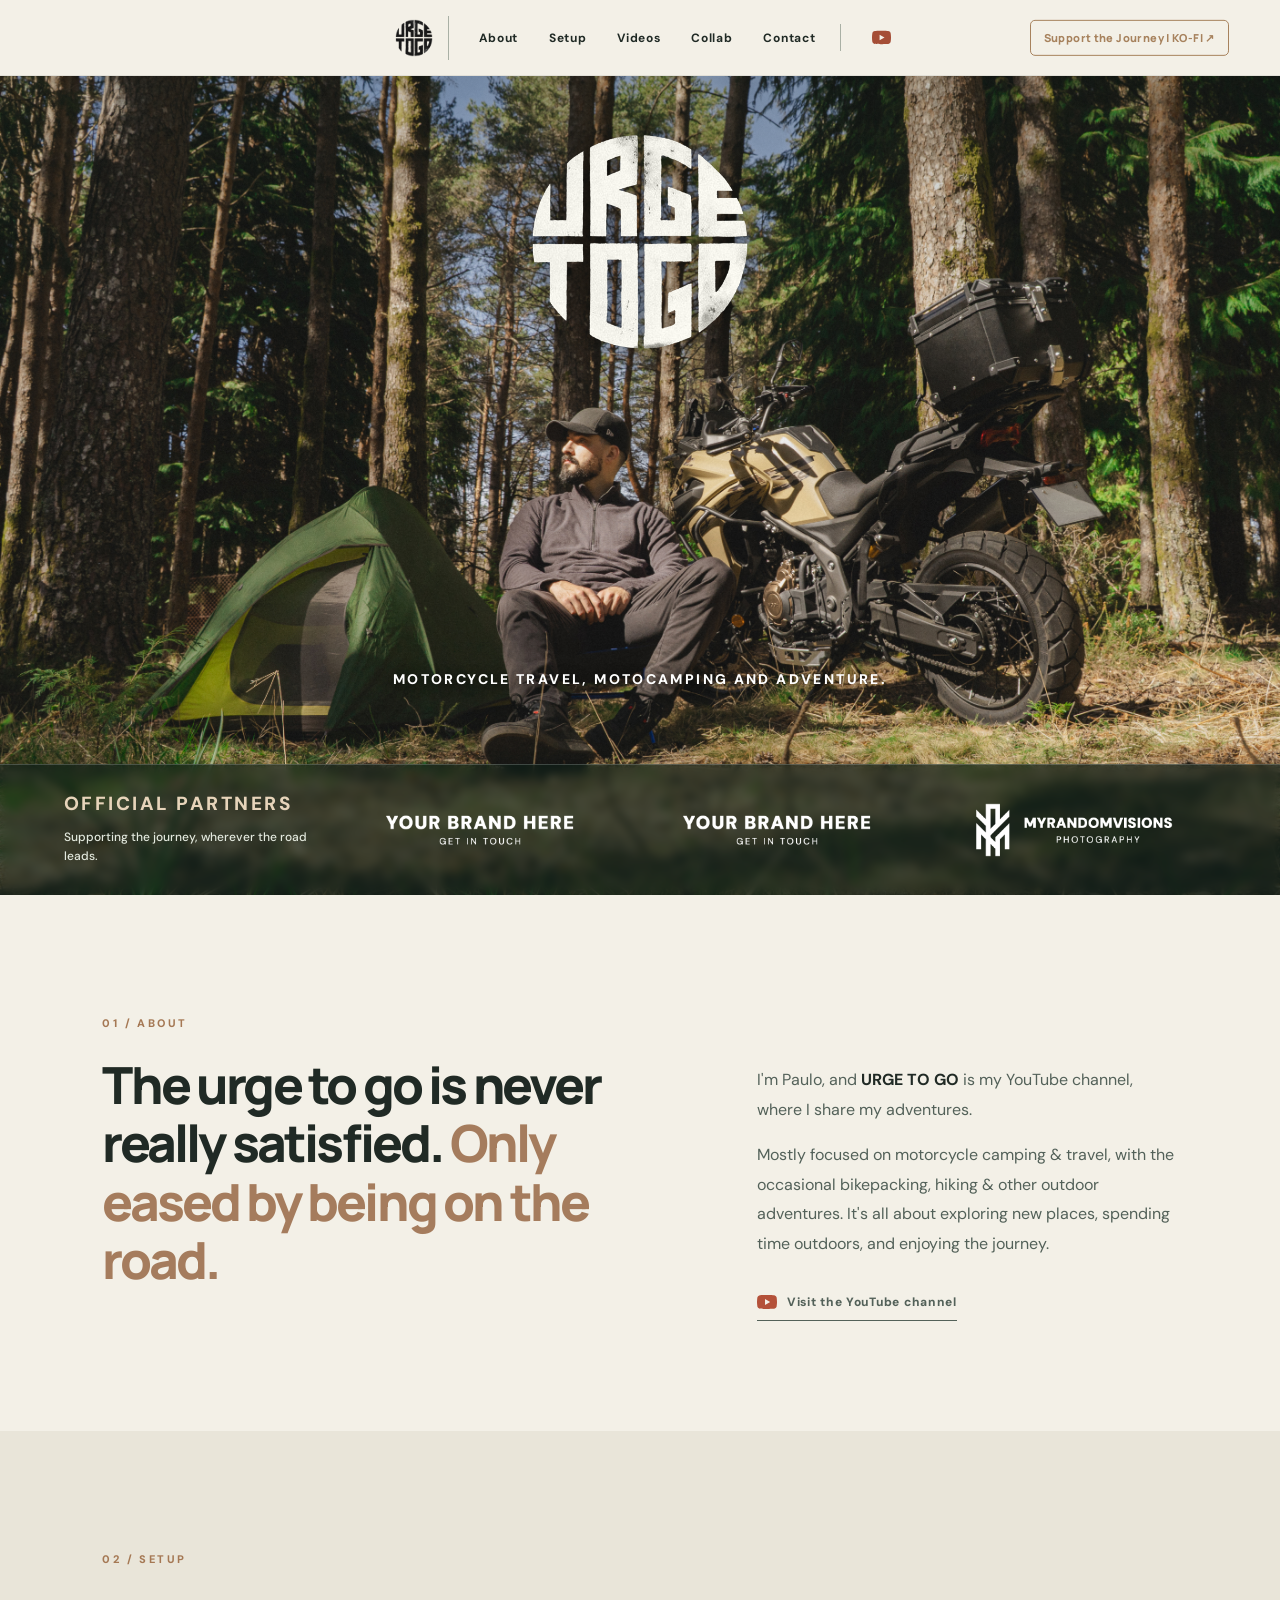
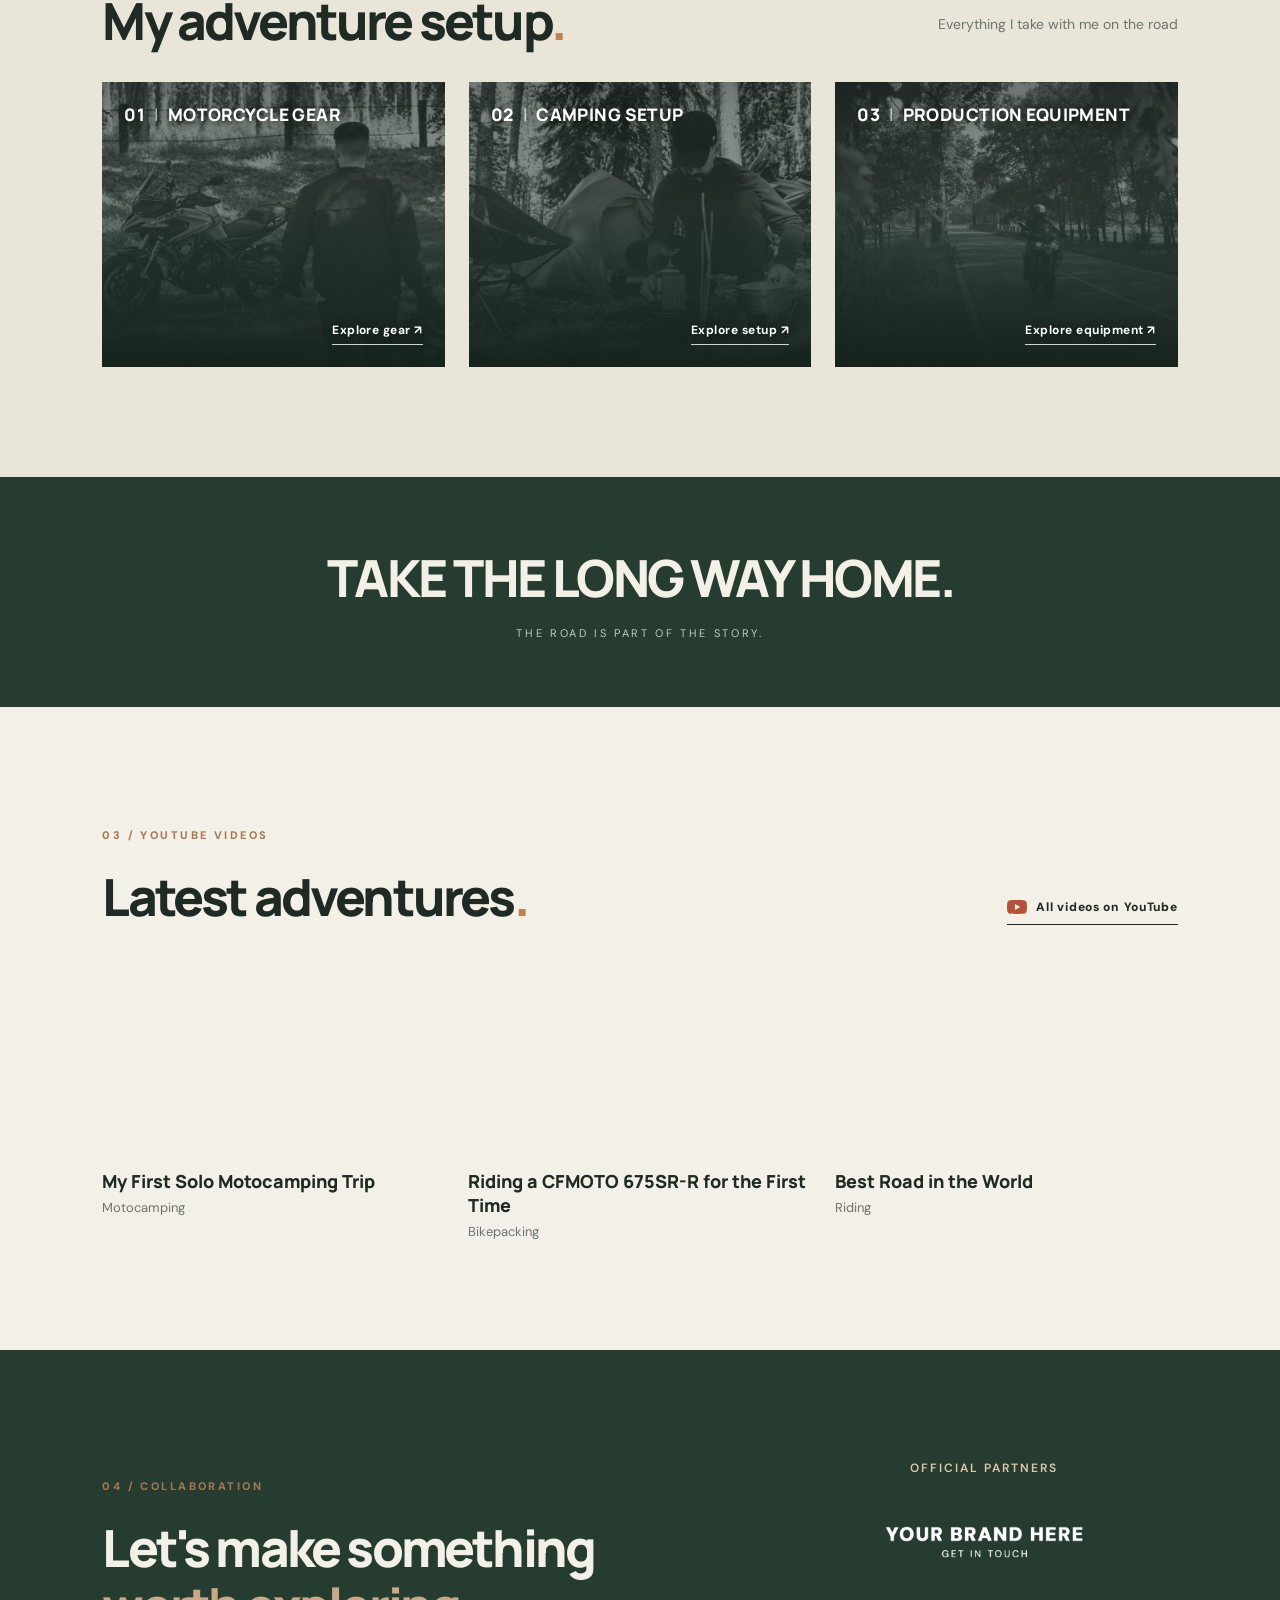
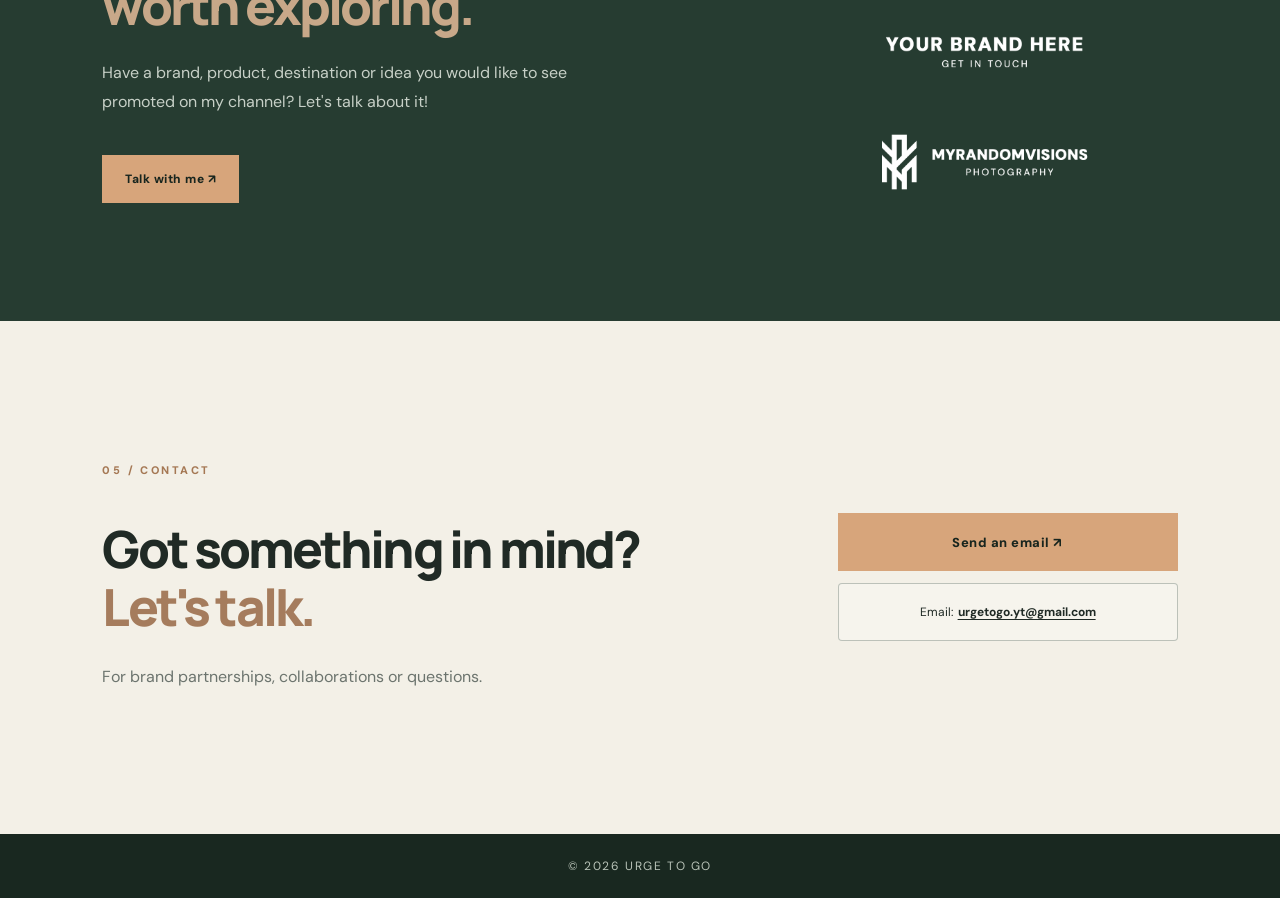
<file: index.html>
<!doctype html>
<html lang="en">
  <head><meta charset="utf-8"><meta name="viewport" content="width=device-width,initial-scale=1"><meta name="description" content="URGE TO GO — Motorcycle travel, motocamping, and adventure."><title>URGE TO GO | Motorcycle Travel, Camping, Hiking & Other Outdoor Adventures</title><link rel="icon" type="image/jpeg" href="images/favicon.jpg"><link rel="stylesheet" href="style.css"><style>
/* Keep the contact section comfortably in view when navigating to #contact. */
#contact { scroll-margin-top: 85px; padding-top: 155px; padding-bottom: 155px; }
/* Redistribute spacing inside Contact without changing section height. */
#contact .contact-copy > .eyebrow { transform: translateY(-24px); }
#contact .contact-copy > h2 + p { transform: translateY(12px); }
</style>
  </head>

  <body id="top">
    <header class="nav">
      <div class="nav-inner"><a class="wordmark" href="#top" aria-label="URGE TO GO home"><img src="images/header-logo.png" alt="URGE TO GO"></a>
        <nav aria-label="Main navigation"><a href="#about">About</a><a href="#gear">Setup</a><a href="#videos">Videos</a><a href="#collaborate">Collab</a><a href="#contact">Contact</a>
          
<a class="nav-youtube" href="https://www.youtube.com/@urgetogo" target="_blank" rel="noopener noreferrer" aria-label="YouTube" title="YouTube channel">
  <!-- YouTube icon -->
  <svg class="youtube-icon" viewBox="0 0 24 24" aria-hidden="true">
    <path fill="currentColor" d="M23.5 6.2a3 3 0 0 0-2.1-2.1C19.5 3.6 12 3.6 12 3.6s-7.5 0-9.4.5A3 3 0 0 0 .5 6.2 31.4 31.4 0 0 0 0 12a31.4 31.4 0 0 0 .5 5.8 3 3 0 0 0 2.1 2.1c1.9.5 9.4.5 9.4.5s7.5 0 9.4-.5a3 3 0 0 0 2.1-2.1A31.4 31.4 0 0 0 24 12a31.4 31.4 0 0 0-.5-5.8ZM9.6 15.6V8.4l6.2 3.6-6.2 3.6Z"/>
  </svg>
</a>
        <a class="mobile-kofi" href="https://ko-fi.com/urgetogo" target="_blank" rel="noopener noreferrer">Support the Journey | KO-FI ↗</a>
</nav>
<a class="header-kofi" href="https://ko-fi.com/urgetogo" target="_blank" rel="noopener noreferrer">Support the Journey | KO-FI ↗</a>
<button class="menu" aria-label="Toggle navigation" aria-expanded="false">☰</button>
      </div>
    </header>

    <main>
      <section class="hero" aria-label="URGE TO GO motocamping adventure">
        <div class="hero-shade">
        </div>
        <div class="hero-content">
          <div class="logo-frame"><img src="images/logo.png" alt="URGE TO GO" onerror="this.style.display='none';this.nextElementSibling.style.display='block'"><h1 style="display:none">URGE TO GO</h1>
          </div>
        </div>
<p class="hero-tagline">MOTORCYCLE TRAVEL, MOTOCAMPING AND ADVENTURE.</p>
        <div class="hero-partners" aria-labelledby="partners-title">
          <div class="partners-heading"><p class="eyebrow" id="partners-title">OFFICIAL PARTNERS</p><p>Supporting the journey, wherever the road leads.</p>
          </div>
          <div class="partner-grid"><a class="partner-slot" data-partner="1" href="#contact" aria-label="Partner opportunity one — contact URGE TO GO"><img class="shared-partner-logo" src="images/partner-1.png" alt="Partner 1 — Your brand here"></a><a class="partner-slot" data-partner="2" href="#contact" aria-label="Partner opportunity two — contact URGE TO GO"><img class="shared-partner-logo" src="images/partner-2.png" alt="Partner 2 — Your brand here"></a><a class="partner-slot" data-partner="3" href="https://instagram.com/myrandomviisions" aria-label="Myrandomvisions Photography on Instagram"><img class="shared-partner-logo" src="images/partner-3.png" alt="Myrandomvisions Photography logo"></a>
          </div>
        </div>
      </section>

      <section class="intro section" id="about">
        <div><p class="eyebrow">01 / ABOUT</p><h2>The urge to go is never really satisfied. <em class="about-second-line">Only eased by being on the road.</em></h2>
        </div>
        <div class="intro-copy"><p>I'm Paulo, and <strong>URGE TO GO</strong> is my YouTube channel, where I share my adventures.</p><p>Mostly focused on motorcycle camping & travel, with the occasional bikepacking, hiking & other outdoor adventures. It's all about exploring new places, spending time outdoors, and enjoying the journey.</p><a class="text-link youtube-text-link" href="https://www.youtube.com/@urgetogo" target="_blank" rel="noopener"><svg class="youtube-icon" viewBox="0 0 24 24" aria-hidden="true" focusable="false"><path fill="currentColor" d="M23.5 6.2a3 3 0 0 0-2.1-2.1C19.5 3.6 12 3.6 12 3.6s-7.5 0-9.4.5A3 3 0 0 0 .5 6.2 31.4 31.4 0 0 0 0 12a31.4 31.4 0 0 0 .5 5.8 3 3 0 0 0 2.1 2.1c1.9.5 9.4.5 9.4.5s7.5 0 9.4-.5a3 3 0 0 0 2.1-2.1A31.4 31.4 0 0 0 24 12a31.4 31.4 0 0 0-.5-5.8ZM9.6 15.6V8.4l6.2 3.6-6.2 3.6Z"/></svg><span>Visit the YouTube channel</span></a>
        </div>
      </section>

      <section class="gear section" id="gear">
        <div class="section-heading">
          <div><p class="eyebrow">02 / SETUP</p><h2>My adventure setup<span class="dot">.</span></h2>
          </div>
<p class="heading-note">Everything I take with me on the road</p>
        </div>
        <div class="gear-grid"><a class="gear-card" href="motorcycle.html">
          <div class="gear-image gear-one"><div class="gear-overlay"><span class="gear-overlay-heading"><span class="gear-overlay-number">01</span><span class="gear-overlay-divider">|</span><span>MOTORCYCLE GEAR</span></span><span class="gear-overlay-cta">Explore gear ↗</span></div></div>
</a><a class="gear-card" href="camping.html">
          <div class="gear-image gear-two"><div class="gear-overlay"><span class="gear-overlay-heading"><span class="gear-overlay-number">02</span><span class="gear-overlay-divider">|</span><span>CAMPING SETUP</span></span><span class="gear-overlay-cta">Explore setup ↗</span></div></div>
</a><a class="gear-card" href="equipment.html">
          <div class="gear-image gear-three"><div class="gear-overlay"><span class="gear-overlay-heading"><span class="gear-overlay-number">03</span><span class="gear-overlay-divider">|</span><span>PRODUCTION EQUIPMENT</span></span><span class="gear-overlay-cta">Explore equipment ↗</span></div></div>
</a>
        </div>
      </section>

      <section class="quote"><p>TAKE THE LONG WAY HOME.</p><span>THE ROAD IS PART OF THE STORY.</span>
      </section>

      <section class="videos section" id="videos">
        <div class="section-heading">
          <div><p class="eyebrow">03 / YOUTUBE VIDEOS</p><h2>Latest adventures<span class="dot">.</span></h2>
          </div>
<a class="text-link" href="https://www.youtube.com/@urgetogo/videos" target="_blank" rel="noopener"><svg class="youtube-icon" viewBox="0 0 24 24" aria-hidden="true" focusable="false"><path fill="currentColor" d="M23.5 6.2a3 3 0 0 0-2.1-2.1C19.5 3.6 12 3.6 12 3.6s-7.5 0-9.4.5A3 3 0 0 0 .5 6.2 31.4 31.4 0 0 0 0 12a31.4 31.4 0 0 0 .5 5.8 3 3 0 0 0 2.1 2.1c1.9.5 9.4.5 9.4.5s7.5 0 9.4-.5a3 3 0 0 0 2.1-2.1A31.4 31.4 0 0 0 24 12a31.4 31.4 0 0 0-.5-5.8ZM9.6 15.6V8.4l6.2 3.6-6.2 3.6Z"/></svg><span>All videos on YouTube</span></a>
        </div>
        <div class="video-grid">
          <article class="video-card">
            <div class="video-placeholder" data-video="1"><span>▶</span><small>Loading video...</small>
            </div>
<h3>My First Solo Motocamping Trip</h3><p>Motocamping</p>
          </article>
          <article class="video-card">
            <div class="video-placeholder" data-video="2"><span>▶</span><small>Loading video...</small>
            </div>
<h3>Riding a CFMOTO 675SR-R for the First Time</h3><p>Bikepacking</p>
          </article>
          <article class="video-card">
            <div class="video-placeholder" data-video="3"><span>▶</span><small>Loading video...</small>
            </div>
<h3>Best Road in the World</h3><p>Riding</p>
          </article>
        </div>
      </section>

      <section class="collaborate section" id="collaborate">
        <div class="collab-text"><p class="eyebrow">04 / COLLABORATION</p><h2>Let's make something<br><em>worth exploring.</em></h2><p>Have a brand, product, destination or idea you would like to see promoted on my channel? Let's talk about it!</p><a class="button button-light" href="#contact">Talk with me ↗</a>
        </div>
        <div class="collab-partners" aria-label="Partner opportunities"><h3 class="collab-partners-title">OFFICIAL PARTNERS</h3><a class="collab-partner-slot" data-partner="1" href="#contact" aria-label="Partner opportunity 1 — contact URGE TO GO"><img class="shared-partner-logo" src="images/partner-1.png" alt="Partner 1 — Your brand here"></a><a class="collab-partner-slot" data-partner="2" href="#contact" aria-label="Partner opportunity 2 — contact URGE TO GO"><img class="shared-partner-logo" src="images/partner-2.png" alt="Partner 2 — Your brand here"></a><a class="collab-partner-slot" data-partner="3" href="https://instagram.com/myrandomviisions" aria-label="Myrandomvisions Photography on Instagram"><img class="shared-partner-logo" src="images/partner-3.png" alt="Myrandomvisions Photography logo"></a>
        </div>
      </section>

      <section class="contact section" id="contact">
        <div class="contact-inner">
          <div class="contact-copy"><p class="eyebrow">05 / CONTACT</p><h2>Got something in mind? <em>Let's talk.</em></h2><p>For brand partnerships, collaborations or questions.</p>
          </div>
          <div class="contact-action"><a class="button" id="contact-email" href="mailto:urgetogo.yt@gmail.com?subject=URGE%20TO%20GO%20Inquiry">Send an email ↗</a><p class="contact-hint">Email: <a href="mailto:urgetogo.yt@gmail.com">urgetogo.yt@gmail.com</a></p>
          </div>
        </div>
      </section>
    </main>

    <footer class="site-footer">
  <span class="footer-copyright">
    © 2026 URGE TO GO
  </span>


    </footer>
<a href="#top" class="back-top" aria-label="Back to top">↑</a>
    <script>
/* Partner URLs: edit each link here once to update both partner sections. */
const partnerLinks = {
  1: "#contact",
  2: "#contact",
  3: "https://instagram.com/myrandomvisions"
};
document.querySelectorAll('[data-partner]').forEach(function (box) {
  const url = partnerLinks[box.dataset.partner];
  if (!url) return;
  box.href = url;
  if (/^https?:\/\//i.test(url)) {
    box.target = "_blank";
    box.rel = "noopener noreferrer";
  } else {
    box.removeAttribute("target");
    box.removeAttribute("rel");
  }
});
</script>
    <script src="script.js">
    </script>
  </body>
</html>
</file>
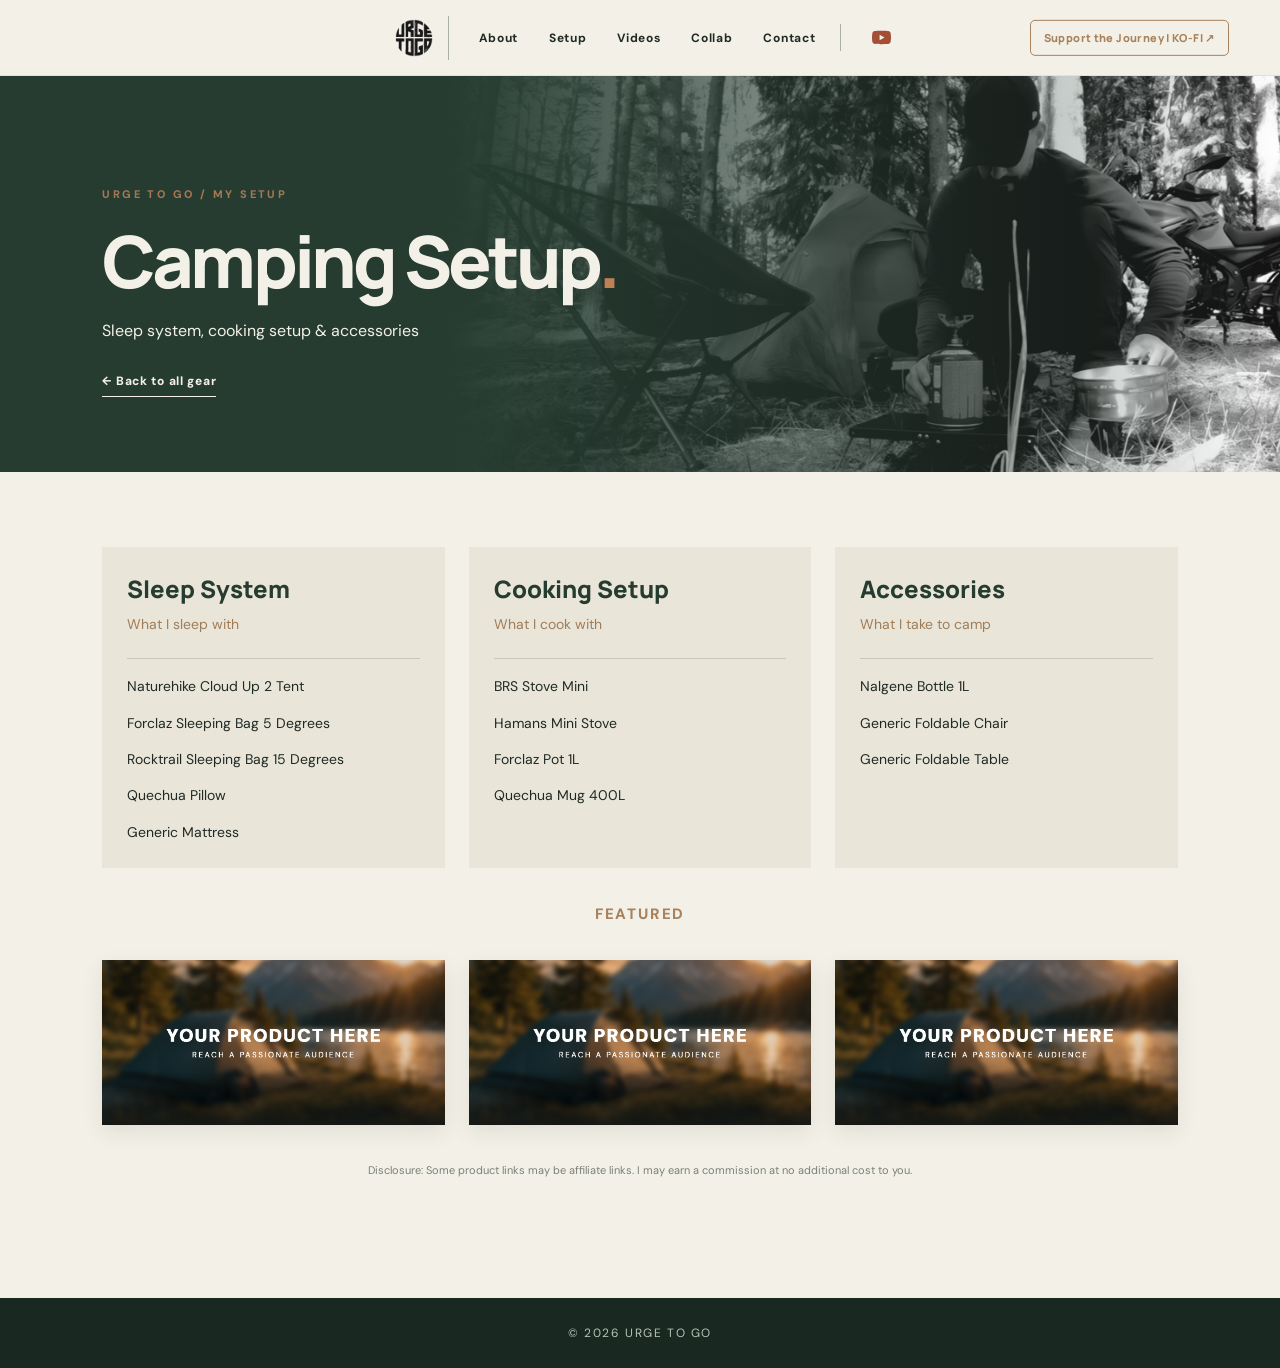
<file: camping.html>
<!DOCTYPE html>
<html lang="en">
<head>
<meta charset="utf-8"/>
<meta content="width=device-width,initial-scale=1" name="viewport"/>
<meta content="URGE TO GO — Camping Setup setup and recommendations." name="description"/>
<title>Camping Setup | URGE TO GO</title>
<link href="images/favicon.jpg" rel="icon" type="image/jpeg"/>
<link href="style.css" rel="stylesheet"/>
</head>
<body id="top">
<header class="nav">
      <div class="nav-inner"><a class="wordmark" href="#top" aria-label="URGE TO GO home"><img src="images/header-logo.png" alt="URGE TO GO"></a>
        <nav aria-label="Main navigation"><a href="#about">About</a><a href="#gear">Setup</a><a href="#videos">Videos</a><a href="#collaborate">Collab</a><a href="#contact">Contact</a>
          
<a class="nav-youtube" href="https://www.youtube.com/@urgetogo" target="_blank" rel="noopener noreferrer" aria-label="YouTube" title="YouTube channel">
  <!-- YouTube icon -->
  <svg class="youtube-icon" viewBox="0 0 24 24" aria-hidden="true">
    <path fill="currentColor" d="M23.5 6.2a3 3 0 0 0-2.1-2.1C19.5 3.6 12 3.6 12 3.6s-7.5 0-9.4.5A3 3 0 0 0 .5 6.2 31.4 31.4 0 0 0 0 12a31.4 31.4 0 0 0 .5 5.8 3 3 0 0 0 2.1 2.1c1.9.5 9.4.5 9.4.5s7.5 0 9.4-.5a3 3 0 0 0 2.1-2.1A31.4 31.4 0 0 0 24 12a31.4 31.4 0 0 0-.5-5.8ZM9.6 15.6V8.4l6.2 3.6-6.2 3.6Z"/>
  </svg>
</a>
        <a class="mobile-kofi" href="https://ko-fi.com/urgetogo" target="_blank" rel="noopener noreferrer">Support the Journey | KO-FI ↗</a>
</nav>
<a class="header-kofi" href="https://ko-fi.com/urgetogo" target="_blank" rel="noopener noreferrer">Support the Journey | KO-FI ↗</a>
<button class="menu" aria-label="Toggle navigation" aria-expanded="false">☰</button>
      </div>
    </header>
<main>
<section class="gear-page-hero gear-page-hero--camping">
<p class="eyebrow">URGE TO GO / MY SETUP</p>
<h1>Camping Setup<span class="dot">.</span>
</h1>
<p>Sleep system, cooking setup &amp; accessories</p>
<a class="text-link" href="index.html#gear">← Back to all gear</a>
</section>
<section class="gear-page">
<div class="product-grid setup-product-grid">
<article class="product-card setup-category">
<h2>Sleep System</h2>
<p class="setup-category-subtitle">What I sleep with</p>
<ul class="setup-product-list">
<li>Naturehike Cloud Up 2 Tent</li><li>Forclaz Sleeping Bag 5 Degrees</li><li>Rocktrail Sleeping Bag 15 Degrees</li><li>Quechua Pillow</li><li>Generic Mattress</li>
</ul>
</article>
<article class="product-card setup-category">
<h2>Cooking Setup</h2>
<p class="setup-category-subtitle">What I cook with</p>
<ul class="setup-product-list">
<li>BRS Stove Mini</li><li>Hamans Mini Stove</li><li>Forclaz Pot 1L</li><li>Quechua Mug 400L</li>
</ul>
</article>
<article class="product-card setup-category">
<h2>Accessories</h2>
<p class="setup-category-subtitle">What I take to camp</p>
<ul class="setup-product-list">
<li>Nalgene Bottle 1L</li><li>Generic Foldable Chair</li><li>Generic Foldable Table</li>
</ul>
</article>
</div>
<h2 class="setup-featured-title">FEATURED</h2>
<div aria-label="Product sponsorship opportunities" class="setup-sponsors">
<a aria-label="Featured product 1 — contact URGE TO GO" class="setup-sponsor-slot" href="index.html#contact">
<img class="setup-sponsor-image" src="images/camping-featured-1.png" alt="Featured Product 1">
</a>
<a aria-label="Featured product 2 — contact URGE TO GO" class="setup-sponsor-slot" href="index.html#contact">
<img class="setup-sponsor-image" src="images/camping-featured-2.png" alt="Featured Product 2">
</a>
<a aria-label="Featured product 3 — contact URGE TO GO" class="setup-sponsor-slot" href="index.html#contact">
<img class="setup-sponsor-image" src="images/camping-featured-3.png" alt="Featured Product 3">
</a>
</div>
<p class="affiliate-note">Disclosure: Some product links may be affiliate links. I may earn a commission at no additional cost to you.</p>
</section>
</main>
<footer>
<span>© <span id="year">
</span> URGE TO GO</span>
</footer>
<a aria-label="Back to top" class="back-top" href="#top">↑</a>
<script src="script.js">
</script>
</body>
</html>
</file>
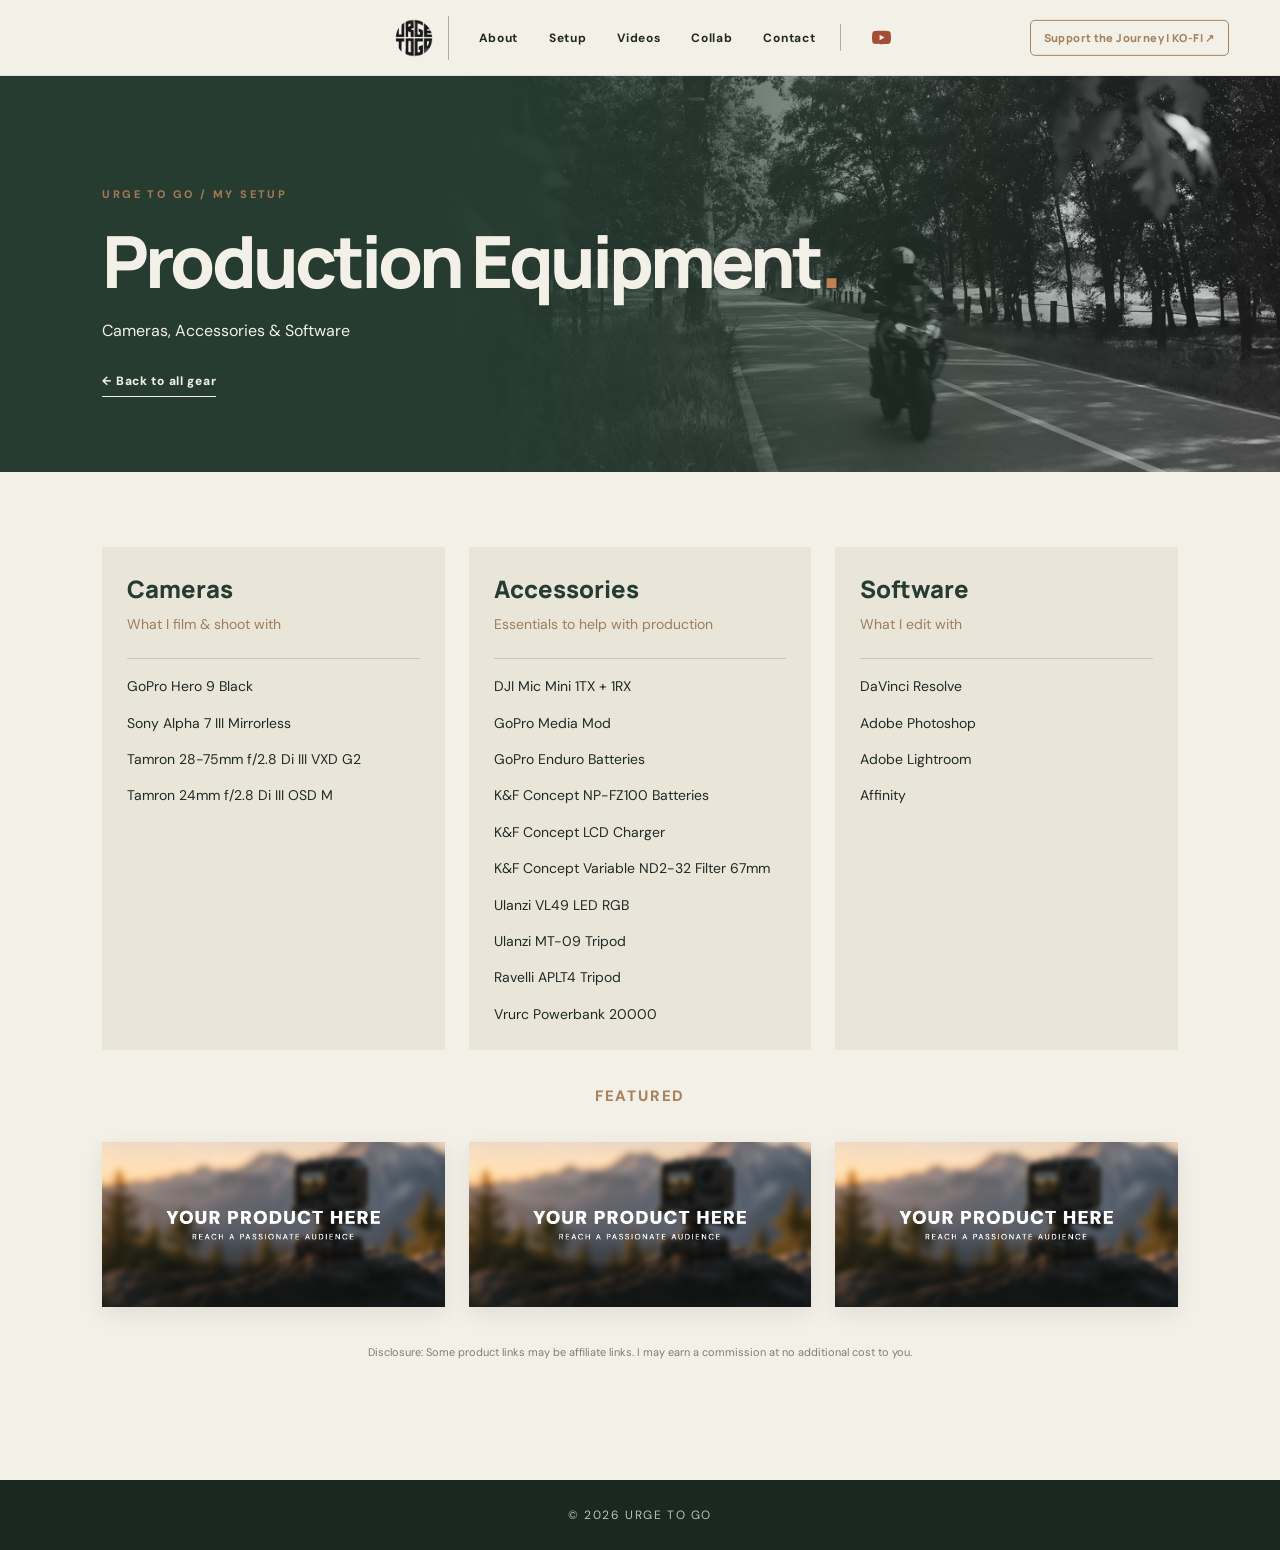
<file: equipment.html>
<!DOCTYPE html>
<html lang="en">
<head>
<meta charset="utf-8"/>
<meta content="width=device-width,initial-scale=1" name="viewport"/>
<meta content="URGE TO GO — Production Equipment setup and recommendations." name="description"/>
<title>Production Equipment | URGE TO GO</title>
<link href="images/favicon.jpg" rel="icon" type="image/jpeg"/>
<link href="style.css" rel="stylesheet"/>
</head>
<body id="top">
<header class="nav">
      <div class="nav-inner"><a class="wordmark" href="#top" aria-label="URGE TO GO home"><img src="images/header-logo.png" alt="URGE TO GO"></a>
        <nav aria-label="Main navigation"><a href="#about">About</a><a href="#gear">Setup</a><a href="#videos">Videos</a><a href="#collaborate">Collab</a><a href="#contact">Contact</a>
          
<a class="nav-youtube" href="https://www.youtube.com/@urgetogo" target="_blank" rel="noopener noreferrer" aria-label="YouTube" title="YouTube channel">
  <!-- YouTube icon -->
  <svg class="youtube-icon" viewBox="0 0 24 24" aria-hidden="true">
    <path fill="currentColor" d="M23.5 6.2a3 3 0 0 0-2.1-2.1C19.5 3.6 12 3.6 12 3.6s-7.5 0-9.4.5A3 3 0 0 0 .5 6.2 31.4 31.4 0 0 0 0 12a31.4 31.4 0 0 0 .5 5.8 3 3 0 0 0 2.1 2.1c1.9.5 9.4.5 9.4.5s7.5 0 9.4-.5a3 3 0 0 0 2.1-2.1A31.4 31.4 0 0 0 24 12a31.4 31.4 0 0 0-.5-5.8ZM9.6 15.6V8.4l6.2 3.6-6.2 3.6Z"/>
  </svg>
</a>
        <a class="mobile-kofi" href="https://ko-fi.com/urgetogo" target="_blank" rel="noopener noreferrer">Support the Journey | KO-FI ↗</a>
</nav>
<a class="header-kofi" href="https://ko-fi.com/urgetogo" target="_blank" rel="noopener noreferrer">Support the Journey | KO-FI ↗</a>
<button class="menu" aria-label="Toggle navigation" aria-expanded="false">☰</button>
      </div>
    </header>
<main>
<section class="gear-page-hero gear-page-hero--filming">
<p class="eyebrow">URGE TO GO / MY SETUP</p>
<h1>Production Equipment<span class="dot">.</span>
</h1>
<p>Cameras, Accessories &amp; Software</p>
<a class="text-link" href="index.html#gear">← Back to all gear</a>
</section>
<section class="gear-page">
<div class="product-grid setup-product-grid">
<article class="product-card setup-category">
<h2>Cameras</h2>
<p class="setup-category-subtitle">What I film & shoot with</p>
<ul class="setup-product-list">
<li>GoPro Hero 9 Black</li><li>Sony Alpha 7 III Mirrorless</li><li>Tamron 28-75mm f/2.8 Di III VXD G2</li><li>Tamron 24mm f/2.8 Di III OSD M</li>
</ul>
</article>
<article class="product-card setup-category">
<h2>Accessories</h2>
<p class="setup-category-subtitle">Essentials to help with production</p>
<ul class="setup-product-list">
<li>DJI Mic Mini 1TX + 1RX</li><li>GoPro Media Mod</li><li>GoPro Enduro Batteries</li><li>K&F Concept NP-FZ100 Batteries</li><li>K&F Concept LCD Charger</li><li>K&F Concept Variable ND2-32 Filter 67mm</li><li>Ulanzi VL49 LED RGB</li><li>Ulanzi MT-09 Tripod</li><li>Ravelli APLT4 Tripod</li><li>Vrurc Powerbank 20000</li>
</ul>
</article>
<article class="product-card setup-category">
<h2>Software</h2>
<p class="setup-category-subtitle">What I edit with</p>
<ul class="setup-product-list">
<li>DaVinci Resolve</li><li>Adobe Photoshop</li><li>Adobe Lightroom</li><li>Affinity</li>
</ul>
</article>
</div>
<h2 class="setup-featured-title">FEATURED</h2>
<div aria-label="Product sponsorship opportunities" class="setup-sponsors">
<a aria-label="Featured product 1 — contact URGE TO GO" class="setup-sponsor-slot" href="index.html#contact">
<img class="setup-sponsor-image" src="images/filming-featured-1.png" alt="Featured Product 1">
</a>
<a aria-label="Featured product 2 — contact URGE TO GO" class="setup-sponsor-slot" href="index.html#contact">
<img class="setup-sponsor-image" src="images/filming-featured-2.png" alt="Featured Product 2">
</a>
<a aria-label="Featured product 3 — contact URGE TO GO" class="setup-sponsor-slot" href="index.html#contact">
<img class="setup-sponsor-image" src="images/filming-featured-3.png" alt="Featured Product 3">
</a>
</div>
<p class="affiliate-note">Disclosure: Some product links may be affiliate links. I may earn a commission at no additional cost to you.</p>
</section>
</main>
<footer>
<span>© <span id="year">
</span> URGE TO GO</span>
</footer>
<a aria-label="Back to top" class="back-top" href="#top">↑</a>
<script src="script.js">
</script>
</body>
</html>
</file>
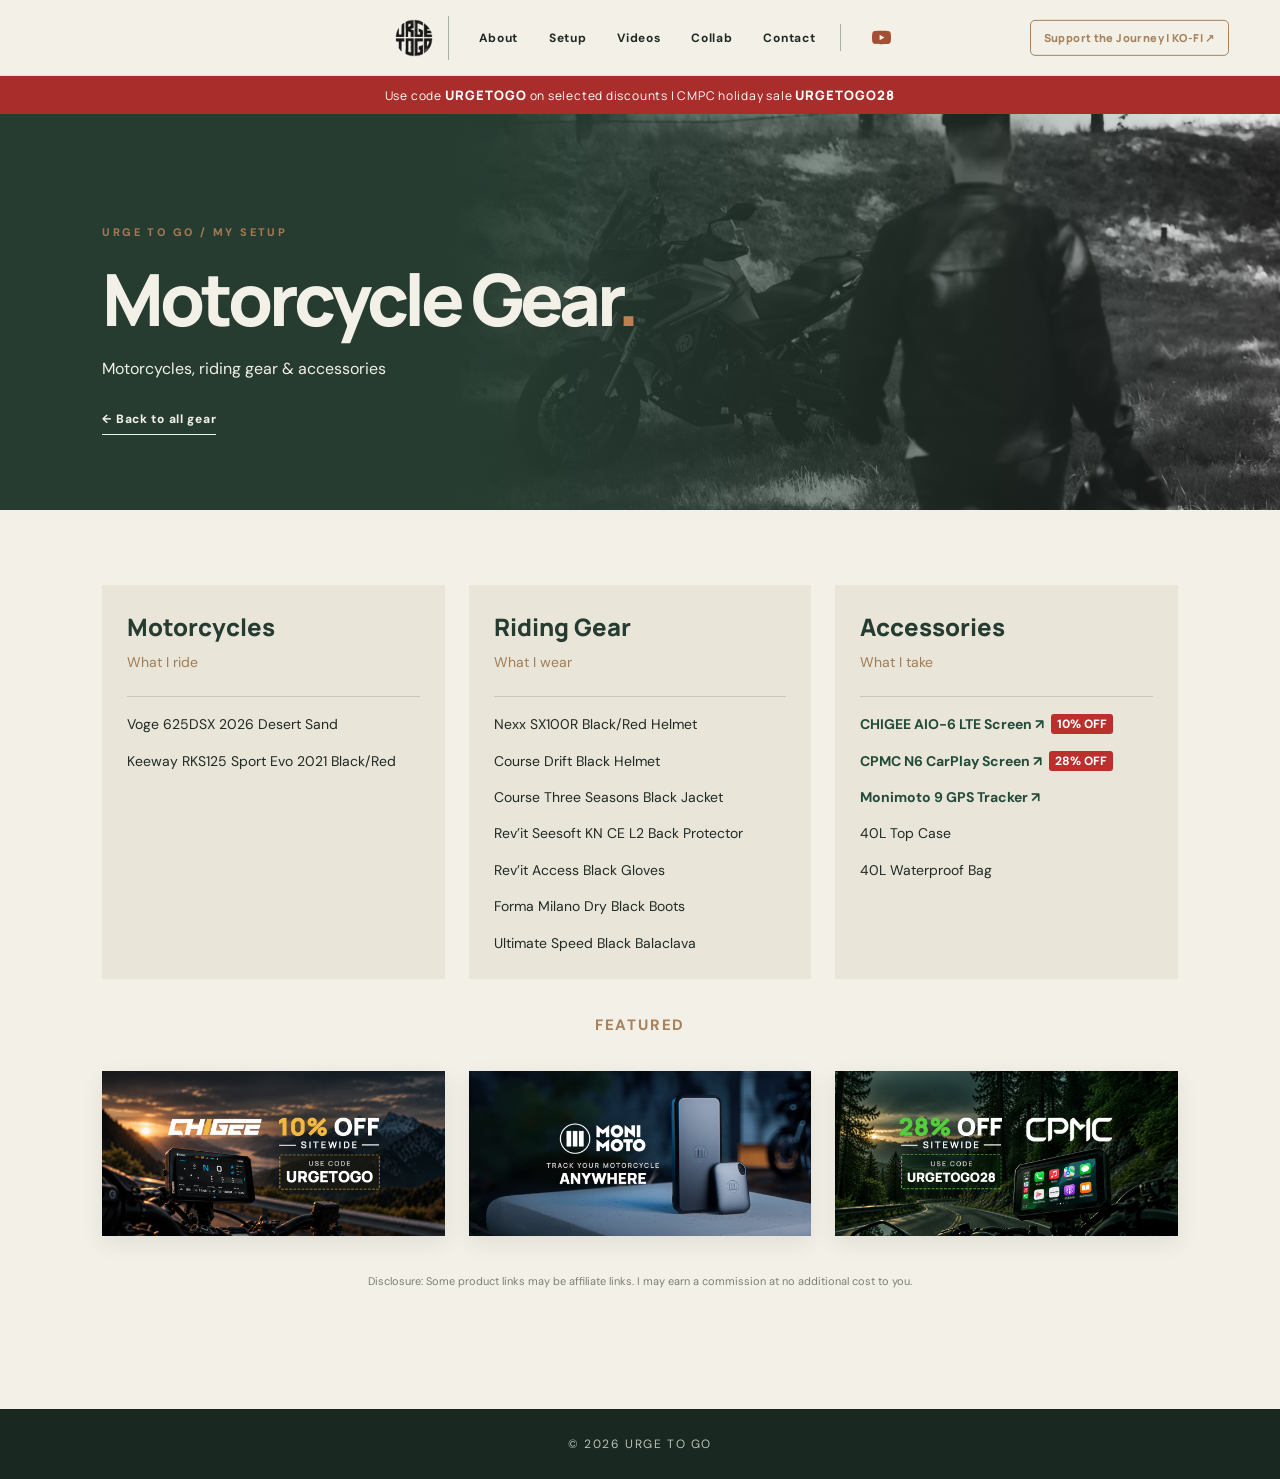
<file: motorcycle.html>
<!DOCTYPE html>
<html lang="en">
<head>
<meta charset="utf-8"/>
<meta content="width=device-width,initial-scale=1" name="viewport"/>
<meta content="URGE TO GO — Motorcycle Gear setup and recommendations." name="description"/>
<title>Motorcycle Gear | URGE TO GO</title>
<link href="images/favicon.jpg" rel="icon" type="image/jpeg"/>
<link href="style.css" rel="stylesheet"/>
</head>
<body id="top">
<header class="nav">
      <div class="nav-inner"><a class="wordmark" href="#top" aria-label="URGE TO GO home"><img src="images/header-logo.png" alt="URGE TO GO"></a>
        <nav aria-label="Main navigation"><a href="#about">About</a><a href="#gear">Setup</a><a href="#videos">Videos</a><a href="#collaborate">Collab</a><a href="#contact">Contact</a>
          
<a class="nav-youtube" href="https://www.youtube.com/@urgetogo" target="_blank" rel="noopener noreferrer" aria-label="YouTube" title="YouTube channel">
  <!-- YouTube icon -->
  <svg class="youtube-icon" viewBox="0 0 24 24" aria-hidden="true">
    <path fill="currentColor" d="M23.5 6.2a3 3 0 0 0-2.1-2.1C19.5 3.6 12 3.6 12 3.6s-7.5 0-9.4.5A3 3 0 0 0 .5 6.2 31.4 31.4 0 0 0 0 12a31.4 31.4 0 0 0 .5 5.8 3 3 0 0 0 2.1 2.1c1.9.5 9.4.5 9.4.5s7.5 0 9.4-.5a3 3 0 0 0 2.1-2.1A31.4 31.4 0 0 0 24 12a31.4 31.4 0 0 0-.5-5.8ZM9.6 15.6V8.4l6.2 3.6-6.2 3.6Z"/>
  </svg>
</a>
        <a class="mobile-kofi" href="https://ko-fi.com/urgetogo" target="_blank" rel="noopener noreferrer">Support the Journey | KO-FI ↗</a>
</nav>
<a class="header-kofi" href="https://ko-fi.com/urgetogo" target="_blank" rel="noopener noreferrer">Support the Journey | KO-FI ↗</a>
<button class="menu" aria-label="Toggle navigation" aria-expanded="false">☰</button>
      </div>
    </header>
<div class="motorcycle-promo-bar">
  <span>
    Use code <strong>URGETOGO</strong> on selected discounts  |  CMPC holiday sale <strong>URGETOGO28</strong>
  </span>
</div>
<main>
<section class="gear-page-hero gear-page-hero--motorcycle">
<p class="eyebrow">URGE TO GO / MY SETUP</p>
<h1>Motorcycle Gear<span class="dot">.</span>
</h1>
<p>Motorcycles, riding gear &amp; accessories</p>
<a class="text-link" href="index.html#gear">← Back to all gear</a>
</section>
<section class="gear-page">
<div class="product-grid setup-product-grid">
<article class="product-card setup-category">
<h2>Motorcycles</h2>
<p class="setup-category-subtitle">What I ride</p>
<ul class="setup-product-list">
  <li>Voge 625DSX 2026 Desert Sand</li>
  <li>Keeway RKS125 Sport Evo 2021 Black/Red</li>
</ul>
</article>
<article class="product-card setup-category">
<h2>Riding Gear</h2>
<p class="setup-category-subtitle">What I wear</p>
<ul class="setup-product-list">
  <li>Nexx SX100R Black/Red Helmet</li>
  <li>Course Drift Black Helmet</li>
  <li>Course Three Seasons Black Jacket</li>
  <li>Rev’it Seesoft KN CE L2 Back Protector</li>
  <li>Rev’it Access Black Gloves</li>
  <li>Forma Milano Dry Black Boots</li>
  <li>Ultimate Speed Black Balaclava</li>
</ul>
</article>
<article class="product-card setup-category">
<h2>Accessories</h2>
<p class="setup-category-subtitle">What I take</p>
<ul class="setup-product-list">
  <li><a href="https://collabs.shop/5xrbhw" target="_blank" rel="noopener noreferrer">CHIGEE AIO-6 LTE Screen ↗</a> <span class="setup-discount-badge">10% OFF</span></li>
  <li><a href="https://carplaymotorcycle.com/products/cpmc-n6-n7-motorcycle-carplay-screen-with-plug-and-play-bracket?_pos=1&_psid=9c3b49109&_psq=n6&_ss=e&ref=URGETOGO&variant=48970024550635" target="_blank" rel="noopener noreferrer">CPMC N6 CarPlay Screen ↗</a> <span class="setup-discount-badge">28% OFF</span></li>
  <li><a href="https://monimoto.com/eu/gps-tracker-for-vehicles/ride/556/" target="_blank" rel="noopener noreferrer">Monimoto 9 GPS Tracker ↗</a></li>
  <li>40L Top Case</li>
  <li>40L Waterproof Bag</li>
</ul>
</article>
</div>
<h2 class="setup-featured-title">FEATURED</h2>
<div aria-label="Product sponsorship opportunities" class="setup-sponsors">
<a aria-label="Featured product 1" class="setup-sponsor-slot" href="https://www.chigee.com/URGETOGO">
<img class="setup-sponsor-image" src="images/motorcycle-featured-1.png" alt="Featured Product 1">
</a>
<a aria-label="Featured product 2" class="setup-sponsor-slot" href="https://monimoto.com/eu/ride/556/">
<img class="setup-sponsor-image" src="images/motorcycle-featured-2.png" alt="Featured Product 1">
</a>
<a aria-label="Featured product 3" class="setup-sponsor-slot" href="https://carplaymotorcycle.com/discount/URGETOGO28?ref=URGETOGO">
<img class="setup-sponsor-image" src="images/motorcycle-featured-3.png" alt="Featured Product 1">
</a>
</div>
<p class="affiliate-note">Disclosure: Some product links may be affiliate links. I may earn a commission at no additional cost to you.</p>
</section>
</main>
<footer>
<span>© <span id="year">
</span> URGE TO GO</span>
</footer>
<a aria-label="Back to top" class="back-top" href="#top">↑</a>
<script src="script.js">
</script>
</body>
</html>
</file>
<file: style.css>
@import url('https://fonts.googleapis.com/css2?family=DM+Sans:wght@400;500;600;700&family=Manrope:wght@400;500;600;700;800&display=swap');
:root {
  --ink:#202a25;
  --forest:#263d32;
  --cream:#f3f0e7;
  --sand:#ded6c4;
  --orange:#bf8056;
  --muted:#6c746e
}
* {
  box-sizing:border-box
}
html {
  scroll-behavior:smooth;
  scroll-padding-top:80px
}
body {
  margin:0;
  background:var(--cream);
  color:var(--ink);
  font-family:'DM Sans',Arial,sans-serif
}
a {
  color:inherit;
  text-decoration:none
}
.nav {
  height:76px;
  position:sticky;
  top:0;
  z-index:30;
  background:#f3f0e7f2;
  backdrop-filter:blur(12px);
  display:flex;
  align-items:center;
  justify-content:space-between;
  padding:0 6%;
  border-bottom:1px solid #202a2514
}
.wordmark {
  font-family:Manrope,sans-serif;
  font-weight:800;
  letter-spacing:-1.5px;
  font-size:23px
}
.wordmark span {
  color:#a27552
}
.nav nav {
  display:flex;
  gap:29px
}
.nav nav a {
  font-size:12px;
  font-weight:700;
  letter-spacing:.06em
}
.nav nav a:hover,.text-link:hover {
  color:var(--orange)
}
.menu {
  display:none;
  border:0;
  background:none;
  font-size:25px
}
.hero {
  min-height:650px;
  height:calc(100svh - 76px);
  max-height:850px;
  background:linear-gradient(120deg,#2d3c34aa,#202a2550),url('images/hero.jpg') center/cover;
  position:relative;
  color:white;
  display:flex;
  align-items:center;
  justify-content:center;
  text-align:center
}
.hero-shade {
  position:absolute;
  inset:0;
  background:linear-gradient(0deg,#16251eaa,transparent 35%,#17282050)
}
.hero-content {
  position:relative;
  z-index:1;
  padding:35px
}
.eyebrow {
  font-size:11px;
  font-weight:800;
  letter-spacing:.22em;
  text-transform:uppercase;
  color:#a57854
}
.hero .eyebrow {
  color:#e6c7a8
}
.logo-frame {
  height:150px;
  display:flex;
  justify-content:center;
  align-items:center;
  margin:15px auto
}
.logo-frame img {
  max-width:min(520px,78vw);
  max-height:150px;
  object-fit:contain
}
.logo-frame h1 {
  font:800 clamp(48px,9vw,112px)/1 Manrope,sans-serif;
  letter-spacing:-.07em
}
.hero-line {
  font-size:clamp(19px,2.5vw,28px);
  font-weight:400;
  margin:0 0 34px
}
.button {
  background:#d7a57b;
  color:#18251e;
  padding:16px 23px;
  display:inline-flex;
  gap:28px;
  align-items:center;
  font-size:12px;
  font-weight:800;
  letter-spacing:.04em;
  transition:transform .2s,background .2s
}
.button:hover {
  transform:translateY(-3px);
  background:#ecc09b
}
.hero-bottom {
  position:absolute;
  bottom:30px;
  left:6%;
  right:6%;
  display:flex;
  justify-content:space-between;
  font-size:10px;
  font-weight:700;
  letter-spacing:.15em;
  color:#e2e3d9
}
.section {
  padding:110px 8%
}
.intro {
  display:grid;
  grid-template-columns:1.3fr 1fr;
  gap:10%
}
.intro h2,.section h2 {
  font:800 clamp(34px,4vw,58px)/1.14 Manrope,sans-serif;
  letter-spacing:-.055em;
  margin:25px 0
}
.section h2 em {
  font-style:normal;
  color:#a57c5d
}
.intro-copy {
  padding-top:44px;
  color:#536159;
  font-size:16px;
  line-height:1.85
}
.intro-copy strong {
  color:var(--ink)
}
.text-link {
  display:inline-block;
  margin-top:16px;
  font-size:12px;
  letter-spacing:.06em;
  font-weight:800;
  border-bottom:1px solid currentColor;
  padding-bottom:7px
}
.videos {
  background:#e9e5d9
}
.section-heading {
  display:flex;
  align-items:end;
  justify-content:space-between;
  gap:25px;
  margin-bottom:32px
}
.section-heading h2 {
  margin-bottom:0
}
.dot {
  color:var(--orange)
}
.video-grid {
  display:grid;
  grid-template-columns:repeat(3,1fr);
  gap:23px
}
.video-placeholder {
  aspect-ratio:16/9;
  background:linear-gradient(135deg,#42584b,#1d3028);
  display:flex;
  flex-direction:column;
  align-items:center;
  justify-content:center;
  color:#f5f2e7;
  gap:16px
}
.video-placeholder span {
  font-size:27px;
  border:1px solid #ffffff80;
  border-radius:50%;
  height:68px;
  width:68px;
  display:grid;
  place-items:center;
  padding-left:4px
}
.video-placeholder small {
  font-size:10px;
  letter-spacing:.15em
}
.video-card iframe {
  display:block;
  width:100%;
  aspect-ratio:16/9;
  border:0
}
.video-card h3,.gear-card h3 {
  font:800 18px Manrope,sans-serif;
  margin:19px 0 6px
}
.video-card p {
  margin:0;
  color:var(--muted);
  font-size:13px
}
.quote {
  background:#263c31;
  color:#f3f0e7;
  padding:65px 8%;
  text-align:center
}
.quote p {
  font:800 clamp(28px,4vw,52px) Manrope,sans-serif;
  letter-spacing:-.05em;
  margin:0 0 9px
}
.quote span {
  font-size:11px;
  letter-spacing:.24em;
  color:#c4cabb
}
.heading-note {
  color:var(--muted);
  font-size:14px;
  max-width:250px;
  line-height:1.6
}
.gear-grid {
  display:grid;
  grid-template-columns:repeat(3,1fr);
  gap:24px
}
.gear-image {
  height:240px;
  position:relative;
  background-position:center;
  background-size:cover;
  transition:filter .2s
}
.gear-card:hover .gear-image {
  filter:brightness(1.1)
}
.gear-one {
  background-image:linear-gradient(#263d3240,#263d3270),url('images/gear-moto.jpg')
}
.gear-two {
  background-image:linear-gradient(#263d3240,#263d3270),url('images/gear-camping.jpg')
}
.gear-three {
  background-image:linear-gradient(#263d3240,#263d3270),url('images/gear-camera.jpg')
}
.gear-image span {
  position:absolute;
  top:20px;
  left:20px;
  color:white;
  font-weight:800;
  font-size:12px
}
.gear-info {
  display:flex;
  align-items:center;
  justify-content:space-between;
  gap:10px
}
.gear-info span {
  font-size:11px;
  color:#8b735f
}
.affiliate-note {
  font-size:11px;
  color:#798078;
  margin-top:35px
}
.collaborate {
  background:#263c31;
  color:#f3f0e7;
  display:grid;
  grid-template-columns:1.2fr .8fr;
  gap:10%;
  align-items:center
}
.collaborate h2 em {
  color:#c8a889
}
.collab-text>p:not(.eyebrow) {
  color:#c7d0c7;
  max-width:470px;
  line-height:1.8
}
.button-light {
  margin-top:22px
}
.ad-box {
  border:1px solid #aab6a055;
  min-height:320px;
  padding:30px;
  display:flex;
  flex-direction:column;
  justify-content:space-between;
  background:#ffffff08
}
.ad-box span {
  font-size:10px;
  letter-spacing:.2em;
  color:#bfc7bb
}
.ad-box strong {
  font:800 clamp(27px,3vw,43px)/1.2 Manrope,sans-serif;
  letter-spacing:-.05em
}
.ad-box:hover {
  background:#ffffff14
}
.contact {
  text-align:center;
  padding-top:120px;
  padding-bottom:110px
}
.contact>p:not(.eyebrow) {
  color:var(--muted);
  line-height:1.7
}
.contact .button {
  margin-top:18px
}
.contact .contact-hint {
  font-size:11px;
  color:#8c8d81
}
.socials {
  display:flex;
  justify-content:center;
  gap:40px;
  margin-top:60px;
  font-size:11px;
  font-weight:800;
  letter-spacing:.12em
}
footer {
  padding:27px 6%;
  background:#192820;
  color:#b9c3b8;
  display:flex;
  justify-content:space-between;
  font-size:10px;
  letter-spacing:.13em
}
.back-top {
  position:fixed;
  right:23px;
  bottom:23px;
  z-index:20;
  width:46px;
  height:46px;
  display:grid;
  place-items:center;
  background:#d7a57b;
  color:#1b2921;
  box-shadow:0 4px 16px #0003;
  font-size:24px;
  opacity:0;
  pointer-events:none;
  transition:opacity .2s
}
.back-top.visible {
  opacity:1;
  pointer-events:auto
}
@media(max-width:800px) {
  .nav {
    height:66px
  }
  .nav nav {
    display:none;
    position:absolute;
    top:66px;
    left:0;
    right:0;
    background:var(--cream);
    padding:25px 6%;
    flex-direction:column;
    gap:20px;
    box-shadow:0 10px 15px #0001
  }
  .nav nav.open {
    display:flex
  }
  .menu {
    display:block
  }
  .hero {
    min-height:590px;
    height:calc(90svh - 66px)
  }
  .hero-bottom {
    font-size:8px
  }
  .hero-bottom span {
    display:none
  }
  .section {
    padding:75px 6%
  }
  .intro,.collaborate {
    grid-template-columns:1fr;
    gap:20px
  }
  .intro-copy {
    padding-top:0
  }
  .video-grid,.gear-grid {
    grid-template-columns:1fr;
    gap:34px
  }
  .gear-image {
    height:280px
  }
  .section-heading {
    align-items:start;
    flex-direction:column
  }
  .section-heading .text-link {
    margin-top:0
  }
  .ad-box {
    min-height:260px
  }
  .logo-frame {
    height:130px
  }
  .logo-frame img {
    max-height:130px
  }
  footer {
    gap:15px;
    flex-wrap:wrap
  }
}
@media(prefers-reduced-motion:reduce) {
  html {
    scroll-behavior:auto
  }
  * {
    transition:none!important
  }
}
/* V2: compact scenic hero, circular header mark, contact form and gear pages */
.wordmark {
  display:flex;
  align-items:center;
  justify-content:center;
  width:62px;
  height:62px;
  flex-shrink:0
}
.wordmark img {
  display:block;
  width:56px;
  height:56px;
  object-fit:contain;
  border-radius:50%
}
.hero {
  min-height:530px;
  height:calc(85svh - 76px);
  max-height:730px
}
.contact-form {
  max-width:600px;
  margin:35px auto 0;
  text-align:left;
  display:flex;
  flex-direction:column;
  gap:11px
}
.contact-form label {
  font-size:12px;
  font-weight:800;
  letter-spacing:.06em
}
.contact-form input,.contact-form textarea {
  width:100%;
  padding:15px 16px;
  border:1px solid #c6c5b8;
  background:#fffdf7;
  color:var(--ink);
  font:inherit;
  border-radius:2px;
  margin-bottom:9px
}
.contact-form input:focus,.contact-form textarea:focus {
  outline:2px solid var(--orange);
  outline-offset:2px
}
.contact-form .button {
  border:0;
  cursor:pointer;
  align-self:flex-start;
  margin-top:6px
}
.form-note {
  font-size:12px;
  color:var(--muted);
  line-height:1.6;
  margin:3px 0
}
.contact-address {
  font-size:13px
}
.contact-address a {
  text-decoration:underline;
  text-underline-offset:4px
}
.gear-page-hero {
  padding:100px 8% 75px;
  background:#263c31;
  color:var(--cream)
}
.gear-page-hero h1 {
  font:800 clamp(40px,6vw,72px)/1.1 Manrope,sans-serif;
  letter-spacing:-.055em;
  margin:20px 0
}
.gear-page-hero p:last-child {
  color:#c9d2c7;
  max-width:650px;
  line-height:1.8
}
.gear-page {
  padding:75px 8% 110px
}
.gear-page-intro {
  color:var(--muted);
  line-height:1.8;
  max-width:680px
}
.product-grid {
  display:grid;
  grid-template-columns:repeat(3,1fr);
  gap:24px;
  margin-top:36px
}
.product-card {
  background:#e9e5d9;
  padding:25px;
  min-height:220px;
  display:flex;
  flex-direction:column;
  justify-content:space-between
}
.product-card h2 {
  font:800 21px Manrope,sans-serif;
  margin:8px 0
}
.product-card p {
  color:#5f6a60;
  line-height:1.65;
  font-size:14px
}
.product-card .text-link {
  align-self:flex-start
}
.product-card .pending {
  font-size:11px;
  letter-spacing:.08em;
  color:#987c62;
  font-weight:800
}
@media(max-width:800px) {
  .wordmark {
    width:52px;
    height:52px
  }
  .wordmark img {
    width:49px;
    height:49px
  }
  .hero {
    min-height:500px;
    height:calc(80svh - 66px)
  }
  .product-grid {
    grid-template-columns:1fr
  }
  .gear-page-hero {
    padding:75px 6% 55px
  }
  .gear-page {
    padding:55px 6% 80px
  }
}
/* V3 — scenic, unobstructed hero and immediate partner placements */
.nav nav {
  align-items:center
}
.youtube-icon {
  display:inline-block;
  width:19px;
  height:19px;
  flex:none;
  vertical-align:middle
}
.nav nav .nav-youtube {
  border-left:1px solid #a9b0a5;
  padding-left:23px;
  display:inline-flex;
  align-items:center;
  justify-content:center;
  color:#a54e36;
  min-height:27px
}
.nav nav .nav-youtube:hover {
  color:#c47754
}
.youtube-text-link {
  display:inline-flex;
  align-items:center;
  gap:10px
}
.youtube-text-link .youtube-icon {
  color:#b45139;
  width:20px;
  height:20px
}
.hero {
  min-height:420px;
  height:clamp(420px,62svh,620px);
  align-items:flex-start;
  justify-content:flex-start;
  text-align:left;
  background-position:center center
}
.hero-shade {
  background:linear-gradient(90deg,#14231cc9 0%,#14231c7a 28%,transparent 64%),linear-gradient(0deg,#15231a70,transparent 22%)
}
.hero-content {
  padding:clamp(38px,5vw,76px) 6%;
  max-width:600px;
  text-align:left
}
.hero .eyebrow {
  font-size:10px;
  letter-spacing:.17em
}
.logo-frame {
  height:175px;
  justify-content:flex-start;
  margin:14px 0 8px
}
.logo-frame img {
  max-height:175px;
  max-width:min(480px,82vw)
}
.hero-line {
  font-size:clamp(16px,1.9vw,22px);
  margin:8px 0 0;
  color:#f1e9d9
}
.hero-bottom {
  bottom:22px
}
.partners {
  background:#e4dfd2;
  padding:24px 6% 32px;
  display:grid;
  grid-template-columns:minmax(160px, .85fr) 3fr;
  gap:30px;
  align-items:center;
  border-bottom:1px solid #c8c6b9
}
.partners-heading .eyebrow {
  margin:0 0 8px;
  color:#785d44
}
.partners-heading p:last-child {
  font-size:12px;
  line-height:1.6;
  color:#6d756d;
  margin:0;
  max-width:190px
}
.partner-grid {
  display:grid;
  grid-template-columns:repeat(3,minmax(0,1fr));
  gap:12px
}
.partner-slot {
  min-height:112px;
  background:#f3f0e7;
  border:1px solid #cbc9bc;
  display:flex;
  flex-direction:column;
  align-items:center;
  justify-content:center;
  gap:9px;
  text-align:center;
  transition:background .2s,border-color .2s
}
.partner-slot:hover {
  background:#fffaf0;
  border-color:#a57c5d
}
.partner-logo-placeholder {
  font:800 15px/1.15 Manrope,sans-serif;
  letter-spacing:.1em;
  color:#858b7e
}
.partner-cta {
  font-size:10px;
  color:#a07958;
  font-weight:700
}
@media(max-width:800px) {
  .nav nav .nav-youtube {
    border-left:0;
    border-top:1px solid #c8c6b9;
    padding:15px 0 0;
    justify-content:flex-start
  }
  .hero {
    height:clamp(420px,60svh,540px);
    min-height:420px;
    background-position:center
  }
  .hero-content {
    padding:42px 6%;
    max-width:78%
  }
  .hero-shade {
    background:linear-gradient(90deg,#14231cbb,transparent 85%),linear-gradient(0deg,#15231a88,transparent 25%)
  }
  .logo-frame {
    height:145px
  }
  .logo-frame img {
    max-height:145px
  }
  .partners {
    grid-template-columns:1fr;
    gap:17px
  }
  .partners-heading p:last-child {
    max-width:none
  }
  .partner-grid {
    gap:8px
  }
  .partner-slot {
    min-height:102px
  }
  .partner-logo-placeholder {
    font-size:12px
  }
  .partner-cta {
    font-size:9px
  }
}
@media(max-width:480px) {
  .hero-content {
    max-width:90%
  }
  .hero .eyebrow {
    font-size:9px
  }
  .hero-bottom {
    font-size:8px
  }
  .partner-grid {
    grid-template-columns:repeat(3,minmax(0,1fr))
  }
  .partner-slot {
    padding:8px 3px
  }
  .partner-logo-placeholder {
    font-size:10px
  }
  .partner-cta {
    font-size:8px
  }
}
/* V4 — centered navigation, photo-first hero, sponsors overlaid on photo */
.nav {
  justify-content:center;
  padding:0 20px
}
.nav-inner {
  display:flex;
  align-items:center;
  justify-content:center;
  gap:clamp(16px,3vw,44px);
  width:max-content;
  max-width:100%;
  margin:0 auto
}
.nav nav {
  align-items:center;
  gap:clamp(14px,2.4vw,31px)
}
.nav nav .nav-youtube {
  padding-left:clamp(14px,2.4vw,31px)
}
.hero {
  height:clamp(570px,79svh,800px);
  min-height:570px;
  max-height:none;
  display:flex;
  align-items:center;
  justify-content:center;
  text-align:center;
  padding:0 0 180px;
  background-image:url('images/hero.jpg');
  background-position:center center;
  background-size:cover
}
.hero-shade {
  background:linear-gradient(180deg,#0b1c140c 0%,#0b1c1410 55%,#0b1c1430 100%)
}
.hero-content {
  position:relative;
  z-index:1;
  padding:30px 20px;
  max-width:none;
  text-align:center;
  filter:drop-shadow(0 3px 12px #0007)
}
.logo-frame {
  height:auto;
  margin:0;
  justify-content:center
}
.logo-frame img {
  max-height:clamp(180px,27vw,280px);
  max-width:min(680px,84vw);
  object-fit:contain
}
.logo-frame h1 {
  font-size:clamp(54px,10vw,120px)
}
.hero-partners {
  position:absolute;
  bottom:0;
  left:0;
  right:0;
  z-index:2;
  display:grid;
  grid-template-columns:minmax(180px,.85fr) minmax(0,3fr);
  align-items:center;
  gap:25px;
  padding:18px max(5%,calc((100vw - 1380px)/2));
  background:rgba(15,32,25,.68);
  backdrop-filter:blur(5px);
  border-top:1px solid #ffffff30;
  text-align:left
}
.hero-partners .partners-heading .eyebrow {
  color:#e7d4ba;
  margin:0 0 10px
}
.hero-partners .partners-heading p:last-child {
  color:#e3e9de;
  font-size:11px;
  letter-spacing:.10em;
  line-height:1.65;
  max-width:250px;
  font-weight:700
}
.hero-partners .partner-grid {
  gap:12px
}
.hero-partners .partner-slot {
  min-height:105px;
  background:#f0eee512;
  border:1px solid #ffffff60;
  color:#fff;
  gap:7px;
  padding:12px;
  transition:background .2s
}
.hero-partners .partner-slot:hover {
  background:#f0eee530;
  border-color:#fff
}
.hero-partners .partner-logo-placeholder {
  color:#f7f4e9;
  font-size:15px
}
.hero-partners .partner-cta {
  color:#dfc8a8
}
@media(max-width:800px) {
  .nav {
    padding:0 6%
  }
  .nav-inner {
    width:100%;
    justify-content:space-between
  }
  .nav nav {
    align-items:flex-start
  }
  .nav nav .nav-youtube {
    border-left:0;
    border-top:1px solid #c8c6b9;
    padding:15px 0 0
  }
  .hero {
    height:clamp(570px,80svh,730px);
    min-height:570px;
    padding-bottom:225px
  }
  .hero-content {
    padding:20px
  }
  .logo-frame img {
    max-height:clamp(150px,28vw,215px)
  }
  .hero-partners {
    grid-template-columns:1fr;
    gap:12px;
    padding:16px 5% 18px
  }
  .hero-partners .partners-heading p:last-child {
    max-width:none
  }
  .hero-partners .partner-slot {
    min-height:90px
  }
  .hero-partners .partner-logo-placeholder {
    font-size:12px
  }
}
@media(max-width:480px) {
  .hero {
    min-height:570px;
    height:clamp(570px,83svh,680px);
    padding-bottom:220px
  }
  .hero-partners {
    gap:10px;
    padding:15px 4%
  }
  .hero-partners .partner-grid {
    gap:6px
  }
  .hero-partners .partner-slot {
    min-height:82px;
    padding:7px 3px
  }
  .hero-partners .partner-logo-placeholder {
    font-size:10px
  }
  .hero-partners .partner-cta {
    font-size:8px
  }
  .hero-partners .partners-heading p:last-child {
    font-size:10px
  }
  .logo-frame img {
    max-width:78vw;
    max-height:175px
  }
}
/* V5 — requested refinements */
.wordmark {
  width:44px;
  height:44px;
  flex-shrink:0
}
.wordmark img {
  width:38px;
  height:38px;
  object-fit:contain
}
.nav-inner {
  gap:clamp(12px,2.3vw,30px)
}
.nav-inner>.wordmark {
  border-right:1px solid #a9b0a5;
  padding-right:15px;
  width:54px
}
.hero-shade {
  background:linear-gradient(180deg,rgba(10,26,20,.30) 0%,rgba(10,26,20,.10) 28%,transparent 58%,rgba(10,26,20,.14) 100%)
}
.hero-tagline {
  position:absolute;
  bottom:158px;
  left:5%;
  right:5%;
  z-index:2;
  margin:0;
  padding:12px 0;
  text-align:center;
  font-size:clamp(11px,1.35vw,17px);
  font-weight:800;
  letter-spacing:.17em;
  color:#fff;
  text-shadow:0 2px 12px #000b
}
.hero-partners .partners-heading .eyebrow {
  font-size:clamp(14px,1.6vw,19px);
  letter-spacing:.13em;
  line-height:1.2;
  margin-bottom:12px
}
.hero-partners .partners-heading p:last-child {
  font-size:12px;
  letter-spacing:0;
  line-height:1.6;
  font-weight:500;
  max-width:245px
}
@media(max-width:800px) {
  .wordmark {
    width:44px;
    height:44px
  }
  .wordmark img {
    width:38px;
    height:38px
  }
  .nav-inner>.wordmark {
    width:54px
  }
  .hero-tagline {
    bottom:192px;
    font-size:11px;
    letter-spacing:.11em
  }
  .hero-partners .partners-heading .eyebrow {
    font-size:15px
  }
}
@media(max-width:480px) {
  .hero-tagline {
    bottom:190px;
    font-size:10px;
    letter-spacing:.07em
  }
  .hero-partners .partners-heading .eyebrow {
    font-size:14px
  }
  .hero-partners .partners-heading p:last-child {
    font-size:11px
  }
}
/* V6 — taller scenic hero, top-aligned 80% logo, balanced tagline spacing */
.hero {
  height:clamp(660px,91svh,920px);
  min-height:660px;
  align-items:flex-start;
  justify-content:center;
  padding:0;
  background-image:url('images/hero.jpg')
}
.hero-content {
  padding:54px 20px 0;
  margin:0 auto
}
.logo-frame img {
  max-height:clamp(144px,21.6vw,224px);
  max-width:min(544px,67.2vw)
}
.hero-shade {
  background:linear-gradient(180deg,rgba(10,26,20,.20) 0%,rgba(10,26,20,.06) 29%,transparent 62%,rgba(10,26,20,.10) 100%)
}
.hero-tagline {
  bottom:205px;
  font-size:clamp(10px,1.15vw,14px);
  padding:0;
  line-height:1.4
}
@media(max-width:800px) {
  .hero {
    height:clamp(655px,92svh,840px);
    min-height:655px;
    padding:0
  }
  .hero-content {
    padding:38px 15px 0
  }
  .logo-frame img {
    max-height:clamp(120px,22.4vw,172px);
    max-width:67.2vw
  }
  .hero-tagline {
    bottom:238px;
    font-size:10px
  }
}
@media(max-width:480px) {
  .hero {
    height:clamp(650px,94svh,790px);
    min-height:650px
  }
  .hero-content {
    padding-top:34px
  }
  .logo-frame img {
    max-height:140px;
    max-width:68vw
  }
  .hero-tagline {
    bottom:226px;
    font-size:9px;
    letter-spacing:.06em
  }
}
/* V7 refinements */
.intro h2 em {
  font-style:italic
}
.videos .section-heading .text-link {
  display:inline-flex;
  align-items:center;
  gap:9px;
  white-space:nowrap
}
.videos .section-heading .youtube-icon {
  width:20px;
  height:20px;
  color:#b45139
}
.gear .heading-note {
  max-width:none;
  white-space:nowrap
}
.gear-info {
  min-height:64px
}
.gear-info h3 {
  margin:0;
  flex:1
}
.gear-info span {
  display:inline-flex;
  align-items:center;
  white-space:nowrap;
  align-self:center
}
.affiliate-note {
  text-align:center
}
.collab-partners {
  display:flex;
  flex-direction:column;
  gap:12px;
  min-width:0
}
.collab-partner-slot {
  border:1px solid #ffffff60;
  background:#f0eee512;
  min-height:100px;
  display:flex;
  align-items:center;
  justify-content:center;
  flex-direction:column;
  gap:9px;
  text-align:center;
  padding:15px;
  transition:background .2s
}
.collab-partner-slot:hover {
  background:#f0eee52b;
  border-color:#fff
}
.collab-partner-slot .partner-logo-placeholder {
  color:#f7f4e9;
  font-size:15px
}
.collab-partner-slot .partner-cta {
  color:#dfc8a8
}
.contact {
  text-align:left
}
.contact-inner {
  max-width:920px;
  margin:0
}
.contact-inner>p:not(.eyebrow) {
  color:var(--muted);
  line-height:1.7
}
.contact-inner h2 {
  max-width:850px
}
.contact .contact-hint {
  font-size:11px;
  color:#8c8d81
}
.back-top {
  border-radius:50%
}
footer {
  justify-content:center;
  text-align:center
}
@media(max-width:800px) {
  .gear .heading-note {
    white-space:normal
  }
  .collab-partner-slot {
    min-height:88px
  }
  .gear-info {
    gap:12px
  }
  .contact-inner h2 {
    max-width:100%
  }
}
@media(max-width:400px) {
  .gear-info span {
    font-size:10px
  }
  .gear-info h3 {
    font-size:16px
  }
}
/* V8 — compact, balanced contact layout */
.intro h2 .about-second-line {
  font-style:normal
}
.contact {
  padding-top:78px;
  padding-bottom:78px
}
.contact-inner {
  max-width:none;
  display:grid;
  grid-template-columns:minmax(0,1.5fr) minmax(245px,.8fr);
  align-items:center;
  gap:clamp(30px,6vw,100px)
}
.contact-copy h2 {
  max-width:780px;
  margin:18px 0 16px
}
.contact-copy h2 em {
  display:block
}
.contact-copy>p:not(.eyebrow) {
  color:var(--muted);
  line-height:1.7;
  margin:0
}
.contact-action {
  display:flex;
  flex-direction:column;
  align-items:center;
  justify-content:center;
  gap:15px;
  text-align:center
}
.contact-action .button {
  margin:0;
  padding:19px 30px;
  font-size:13px;
  justify-content:center;
  min-width:205px
}
.contact-action .contact-hint {
  margin:0;
  overflow-wrap:anywhere
}
@media(max-width:800px) {
  .contact {
    padding-top:65px;
    padding-bottom:65px
  }
  .contact-inner {
    grid-template-columns:1fr;
    gap:30px
  }
  .contact-action {
    align-items:flex-start;
    text-align:left
  }
}
/* V9 — two aligned contact action rectangles */
.contact-action {
  width:100%;
  max-width:340px;
  justify-self:center;
  align-items:stretch;
  gap:12px
}
.contact-action .button {
  width:100%;
  min-width:0;
  min-height:58px
}
.contact-action .contact-hint {
  width:100%;
  margin:0;
  padding:17px 18px;
  min-height:58px;
  display:flex;
  align-items:center;
  justify-content:center;
  flex-wrap:wrap;
  gap:5px;
  border:1px solid rgba(38,61,50,.28);
  border-radius:4px;
  background:rgba(255,255,255,.27);
  color:var(--ink);
  font-size:12px;
  text-align:center
}
.contact-action .contact-hint a {
  font-weight:700;
  text-decoration:underline;
  text-underline-offset:3px
}
@media(max-width:800px) {
  .contact-action {
    justify-self:start;
    max-width:340px;
    align-items:stretch
  }
  .contact-action .contact-hint {
    text-align:center
  }
}
/* V10 — right-align the contact action cards with the collaboration partner column */
@media (min-width:801px) {
  .contact-action {
    justify-self:end;
    margin-right:0;
  }
}
/* Local-file preview for YouTube embeds (prevents Error 153 when opened with file://) */
.video-local-preview {
  aspect-ratio:16/9;
  background-position:center;
  background-size:cover;
  display:flex;
  align-items:center;
  justify-content:center;
  flex-direction:column;
  gap:12px;
  color:#fff;
  text-align:center;
  padding:16px;
  font-size:12px;
  font-weight:700
}
.video-play-icon {
  background:#d7a57b;
  color:#18251e;
  border-radius:50%;
  width:58px;
  height:58px;
  display:grid;
  place-items:center;
  font-size:22px;
  padding-left:3px
}
/* V14 — matching product sponsorships and editable setup lists */
.setup-sponsors {
  display:grid;
  grid-template-columns:repeat(3,minmax(0,1fr));
  gap:24px;
  margin:0 0 42px
}
.setup-sponsor-slot {
  min-height:165px;
  display:flex;
  flex-direction:column;
  align-items:center;
  justify-content:center;
  gap:13px;
  padding:24px 16px;
  text-align:center;
  background:#263c31;
  color:#f5f0e5;
  border:1px solid #6b7c6e;
  text-decoration:none;
  transition:background .2s,border-color .2s
}
.setup-sponsor-slot:hover {
  background:#344f40;
  border-color:#c8a47d
}
.setup-sponsor-kicker {
  font-size:10px;
  letter-spacing:.16em;
  font-weight:800;
  color:#d6bea0
}
.setup-sponsor-slot strong {
  font:800 clamp(17px,2vw,24px)/1.25 Manrope,sans-serif
}
.setup-sponsor-cta {
  font-size:11px;
  letter-spacing:.06em;
  color:#d6bea0
}
.setup-product-grid {
  margin-top:0
}
.setup-category {
  min-height:275px;
  justify-content:flex-start
}
.setup-category h2 {
  margin:0 0 8px
}
.setup-category .setup-category-subtitle {
  margin:0 0 22px;
  font-size:14px;
  color:#576a5b
}
.setup-product-list {
  list-style:none;
  padding:16px 0 0;
  margin:0;
  border-top:1px solid #c8c7b8;
  display:flex;
  flex-direction:column;
  gap:14px
}
.setup-product-list li {
  font-size:14px;
  line-height:1.6
}
.setup-product-list a {
  color:#244b3a;
  text-underline-offset:3px;
  font-weight:700
}
.setup-product-list a:hover {
  color:#a46940
}
.setup-empty {
  color:#777d72;
  font-style:italic
}
.gear-page .affiliate-note {
  margin-top:38px
}
@media(max-width:800px) {
  .setup-sponsors {
    gap:12px;
    margin-bottom:28px
  }
  .setup-sponsor-slot {
    min-height:145px;
    padding:15px 8px
  }
  .setup-sponsor-slot strong {
    font-size:15px
  }
  .setup-sponsor-kicker,.setup-sponsor-cta {
    font-size:9px
  }
}
@media(max-width:540px) {
  .setup-sponsors {
    grid-template-columns:1fr;
    gap:10px
  }
  .setup-sponsor-slot {
    min-height:105px;
    gap:7px
  }
  .setup-category {
    min-height:220px
  }
}
.site-footer {
  display: grid;
  grid-template-columns: 1fr 1fr 1fr;
  align-items: center;
  padding: 24px 5%;
}
.footer-copyright {
  grid-column: 1;
  justify-self: start;
  font-size: 12px;
}
.footer-kofi {
  grid-column: 2;
  justify-self: center;
  font-size: 12px;
  color: #e8e4d8;
  text-decoration: none;
  white-space: nowrap;
}
.footer-kofi:hover {
  color: #d7a57b;
}
/* Small centered label above collaboration partner boxes */
.collab-partners-title {
  margin:0 0 4px;
  text-align:center;
  width:100%;
  font-size:12px;
  font-weight:600;
  letter-spacing:2px;
  color:#dfc8a8;
  line-height:1.4
}
/* Shared partner images — same file in banner and collaboration */
.partner-slot .shared-partner-logo,.collab-partner-slot .shared-partner-logo {
  display:block;
  width:auto;
  height:auto;
  max-width:90%;
  max-height:68px;
  object-fit:contain;
}
@media(max-width:480px) {
  .partner-slot .shared-partner-logo {
    max-height:52px;
  }
}


/* Setup featured product images — replace the PNGs in images/ */
.setup-sponsor-slot .setup-sponsor-image {
  display: block;
  width: auto;
  height: auto;
  max-width: 100%;
  max-height: 185px;
  object-fit: contain;
}

/* Give setup featured images more room within their boxes. */
.setup-sponsor-slot { padding: 12px; }

/* Setup pages: category cards first, featured products below. */
.gear-page .setup-product-grid + .setup-sponsors { margin: 42px 0 0; }

/* Setup banners: put your photos in images/ with the filenames below.
   The left side stays green; the image fades in toward the right. */
.gear-page-hero { position: relative; isolation: isolate; overflow: hidden; }
.gear-page-hero::before {
  content: ""; position: absolute; inset: 0 0 0 auto; width: 65%; z-index: -1;
  background-position: center right; background-repeat: no-repeat; background-size: cover;
}
.gear-page-hero--motorcycle::before { background-image: linear-gradient(to right, #263c31 0%, rgba(38,60,49,.75) 25%, transparent 100%), url('images/motorcycle-banner.jpg'); }
.gear-page-hero--camping::before { background-image: linear-gradient(to right, #263c31 0%, rgba(38,60,49,.75) 25%, transparent 100%), url('images/camping-banner.jpg'); }
.gear-page-hero--filming::before { background-image: linear-gradient(to right, #263c31 0%, rgba(38,60,49,.75) 25%, transparent 100%), url('images/filming-banner.jpg'); }
@media (max-width: 700px) {
  .gear-page-hero::before { width: 80%; opacity: .65; }
}

/* Setup page refinements: slightly larger green category titles, warm beige subtitles. */
.gear-page .setup-category h2 {
  font-size: 24px;
  color: #263c31;
}
.gear-page .setup-category .setup-category-subtitle {
  color: #a17d57;
}
/* Featured Products heading */
.setup-featured-title {
  color: #a7825d;
  font-size: 15px;
  text-align: center;
  font-weight: 800;
  letter-spacing: 0.12em;
  margin: 36px 0;
}
.gear-page .setup-featured-title + .setup-sponsors {
  margin: 0;
}

/* Center the featured products heading on all setup pages. */
.gear-page .setup-featured-title { text-align: center; }
/* Header Ko-fi link and centered footer copyright. */
.nav { position: sticky; }
.header-kofi {
  position: absolute;
  right: 4%;
  top: 50%;
  transform: translateY(-50%);
  display: inline-flex;
  align-items: center;
  justify-content: center;
  padding: 10px 13px;
  border: 1px solid #a7825d;
  border-radius: 5px;
  color: #a7825d;
  font: 800 11px/1.3 Manrope, sans-serif;
  letter-spacing: .035em;
  white-space: nowrap;
  transition: background .2s, color .2s;
}
.header-kofi:hover { background: rgba(167,130,93,.07); color: #96724f; }
.site-footer { display: flex; justify-content: center; }
.site-footer .footer-copyright { text-align: center; }
@media (max-width: 1050px) and (min-width: 801px) {
  .nav-inner { margin-left: 0; margin-right: auto; }
  .nav nav { gap: 12px; }
  .header-kofi { right: 2%; font-size: 10px; padding: 8px; }
}
@media (max-width: 800px) {
  .nav-inner { margin-right: auto; margin-left: 0; }
  .header-kofi { right: 74px; font-size: 10px; padding: 8px 10px; }
  .nav .menu { position: absolute; right: 6%; top: 50%; transform: translateY(-50%); }
}
@media (max-width: 400px) {
  .header-kofi { right: 59px; font-size: 9px; padding: 7px 6px; letter-spacing: 0; }
}

/* Keep Ko-fi in the normal mobile dropdown, not beside the menu button. */
.nav nav .mobile-kofi { display: none; }
@media (max-width: 800px) {
  .header-kofi { display: none; }
  .nav nav .mobile-kofi {
    display: block;
    color: #a7825d;
    border: 0;
    background: none;
    padding: 0;
    font: 700 12px/1.5 'DM Sans', Arial, sans-serif;
    letter-spacing: .06em;
    white-space: normal;
  }
  .nav nav .mobile-kofi:hover { color: #96724f; }
}
footer {
  font-size: 12px;
}

/* V-next: unboxed partner logos, responsive image-first sponsor placements */
.hero-partners .partner-grid { align-items:center; }
.hero-partners .partner-slot, .collab-partners .collab-partner-slot {
  background:transparent; border:0; box-shadow:none; padding:8px 12px;
  min-width:0; min-height:86px; display:flex; align-items:center; justify-content:center;
  transition:none;
}
.hero-partners .partner-slot:hover, .collab-partners .collab-partner-slot:hover {
  background:transparent; border:0;
}
.partner-slot .shared-partner-logo, .collab-partner-slot .shared-partner-logo {
  display:block; width:auto; height:auto; max-width:100%; max-height:78px;
  object-fit:contain; transition:transform .25s ease,filter .25s ease;
}
.partner-slot:hover .shared-partner-logo, .collab-partner-slot:hover .shared-partner-logo {
  transform:scale(1.045); filter:brightness(1.1);
}
.partner-slot:focus-visible, .collab-partner-slot:focus-visible, .setup-sponsor-slot:focus-visible {
  outline:2px solid #d7a57b; outline-offset:4px;
}
.collab-partners .collab-partner-slot { min-height:92px; }
.collab-partners .shared-partner-logo { max-height:82px; }
.setup-sponsors { grid-template-columns:repeat(3,minmax(0,1fr)); gap:20px; }
.setup-sponsor-slot {
  position:relative; display:block; width:100%; min-width:0; min-height:0; padding:0;
  aspect-ratio: 1.6 / 1; overflow:hidden; border:0; border-radius:5px;
  background:#263c31; box-shadow:0 7px 20px #19282016;
  transition:box-shadow .25s ease,transform .25s ease;
}
.setup-sponsor-slot .setup-sponsor-image {
  display:block; width:100%; height:100%; max-width:none; max-height:none;
  object-fit:cover; transition:transform .35s ease;
}
.setup-sponsor-slot:hover { background:#263c31; border:0; box-shadow:0 12px 28px #19282030; }
.setup-sponsor-slot:hover .setup-sponsor-image { transform:scale(1.035); }
@media(max-width:800px) {
  .hero-partners .partner-slot { min-height:72px; padding:5px; }
  .partner-slot .shared-partner-logo { max-height:62px; }
  .setup-sponsors { gap:12px; }
  .setup-sponsor-slot { min-height:0; padding:0; }
}
@media(max-width:540px) {
  .hero-partners .partner-slot { min-height:64px; padding:4px; }
  .partner-slot .shared-partner-logo { max-height:52px; }
  .collab-partners .collab-partner-slot { min-height:80px; }
  .setup-sponsors { grid-template-columns:1fr; gap:16px; }
  .setup-sponsor-slot { aspect-ratio:1.6 / 1; min-height:0; }
}
@media(prefers-reduced-motion:reduce) {
  .shared-partner-logo, .setup-sponsor-image { transition:none!important; }
}

/* Featured ad images: shallow horizontal banners, keeping original column widths. */
.gear-page .setup-sponsors {
  grid-template-columns: repeat(3, minmax(0, 1fr));
  justify-items: center;
}
.gear-page .setup-sponsor-slot {
  width: 100%;
  max-width: 350px;
  height: 105px;
  aspect-ratio: auto;
}
.gear-page .setup-sponsor-image {
  width: 100%;
  height: 100%;
  object-fit: cover;
}
@media (max-width: 800px) {
  .gear-page .setup-sponsor-slot { height: 100px; }
}
@media (max-width: 540px) {
  .gear-page .setup-sponsors { grid-template-columns: 1fr; }
  .gear-page .setup-sponsor-slot { max-width: 350px; height: 105px; }
}


/* Featured ads: match the ORIGINAL green sponsor box dimensions and layout. */
.setup-sponsors { display:grid; grid-template-columns:repeat(3,minmax(0,1fr)); gap:24px; justify-items:stretch; }
.setup-sponsor-slot { width:100%; max-width:none; height:165px; min-height:165px; aspect-ratio:auto; padding:0; }
.setup-sponsor-slot .setup-sponsor-image { width:100%; height:100%; object-fit:cover; }
@media (max-width:800px) {
  .setup-sponsors { grid-template-columns:repeat(3,minmax(0,1fr)); gap:12px; }
  .setup-sponsor-slot { height:145px; min-height:145px; }
}
@media (max-width:480px) {
  .setup-sponsors { grid-template-columns:1fr; gap:10px; }
  .setup-sponsor-slot { height:105px; min-height:105px; }
}

/* FINAL: Featured ads match the product-category columns directly above. */
.gear-page .setup-sponsors {
  display: grid;
  grid-template-columns: repeat(3, minmax(0, 1fr));
  gap: 24px;
  justify-items: stretch;
  width: 100%;
}
.gear-page .setup-sponsor-slot {
  display: block;
  width: 100%;
  max-width: none;
  min-width: 0;
  height: 165px;
  min-height: 0;
  aspect-ratio: auto;
  padding: 0;
}
.gear-page .setup-sponsor-image {
  display: block;
  width: 100%;
  height: 100%;
  object-fit: cover;
}
@media (max-width: 800px) {
  .gear-page .setup-sponsors { grid-template-columns: 1fr; gap: 24px; }
  .gear-page .setup-sponsor-slot { height: 165px; max-width: none; }
}

/* Requested final refinements — square advertising cards and in-image setup labels. */
.gear-page .setup-sponsor-slot,
.gear-page .setup-sponsor-image {
  border-radius: 0;
}
.gear .gear-image {
  height: 285px;
  overflow: hidden;
  display: flex;
  align-items: stretch;
}
.gear .gear-image::before {
  content: "";
  position: absolute;
  inset: 0;
  background: linear-gradient(180deg, rgba(12,25,19,.46) 0%, rgba(12,25,19,.05) 43%, rgba(12,25,19,.75) 100%);
  pointer-events: none;
}
.gear .gear-overlay {
  position: relative;
  z-index: 1;
  width: 100%;
  padding: 22px;
  display: flex;
  flex-direction: column;
  justify-content: space-between;
  color: #fff;
  text-shadow: 0 1px 8px rgba(0,0,0,.5);
}
.gear .gear-overlay-heading {
  position: static;
  display: flex;
  align-items: baseline;
  flex-wrap: wrap;
  gap: 9px;
  font: 800 clamp(13px, 1.35vw, 19px)/1.3 Manrope, sans-serif;
  letter-spacing: .025em;
  color: #fff;
}
.gear .gear-overlay-heading > span { position: static; font: inherit; color: inherit; }
.gear .gear-overlay-heading .gear-overlay-number { font-size: inherit; letter-spacing: inherit; }
.gear .gear-overlay-heading .gear-overlay-divider { opacity: .75; font-weight: 400; }
.gear .gear-overlay-cta {
  position: static;
  align-self: flex-end;
  font: 700 12px/1.4 'DM Sans', sans-serif;
  letter-spacing: .04em;
  color: #fff;
  border-bottom: 1px solid rgba(255,255,255,.8);
  padding-bottom: 5px;
}
@media (max-width: 800px) {
  .gear .gear-image { height: 315px; }
  .gear .gear-overlay-heading { font-size: clamp(15px, 4vw, 20px); }
}
@media (prefers-reduced-motion: reduce) {
  .gear .gear-image { transition: none; }
}

/* Partner logos: a subtle 10% increase at rest, retaining the hover grow effect. */
.hero-partners .shared-partner-logo,
.collab-partners .shared-partner-logo {
  transform: scale(1.10);
}
.hero-partners .partner-slot:hover .shared-partner-logo,
.collab-partners .collab-partner-slot:hover .shared-partner-logo {
  transform: scale(1.15);
}

/* Reusable inline discount label for setup product lists. */
.setup-product-list .setup-discount-badge {
  display: inline-block;
  vertical-align: middle;
  margin-left: 5px;
  padding: 1px 6px;
  border-radius: 3px;
  background: #bb302c;
  color: #fff;
  font-size: 12px;
  font-weight: 800;
  line-height: 1.5;
  white-space: nowrap;
}

/* Align product text and discount badge by their vertical centers, not baselines. */
.setup-product-list li:has(> .setup-discount-badge) {
  display: flex;
  align-items: center;
  flex-wrap: wrap;
  column-gap: 7px;
  row-gap: 3px;
}
.setup-product-list li > .setup-discount-badge {
  margin-left: 0;
  vertical-align: baseline; /* Flex alignment controls vertical position. */
  flex: 0 0 auto;
}

/* Sticky discount announcement below the navigation */
.motorcycle-promo-bar {
  position: sticky;
  top: 76px;
  z-index: 29;
  display: flex;
  justify-content: center;
  align-items: center;
  min-height: 38px;
  padding: 9px 16px;
  background: #a92e2b;
  color: #fff;
  text-align: center;
  font: 400 12px/1.4 Manrope, sans-serif;
  letter-spacing: .065em;
}

/* Extra-bold discount code */
.motorcycle-promo-bar strong {
  font-weight: 800;
  font-size: 13px;
  color: #fff;
  letter-spacing: 1px;
}

/* Mobile adjustments */
@media (max-width: 800px) {
  .motorcycle-promo-bar {
    top: 66px;
    padding: 8px 12px;
    font-size: 10px;
    letter-spacing: .025em;
  }

  .motorcycle-promo-bar strong {
    font-size: 11px;
  }
}
/* Homepage: swap background colors of section 02 (Setup) and 03 (Videos). */
.gear.section { background: #e9e5d9; }
.videos.section { background: var(--cream); }

/* Header social media icons — YouTube, Instagram and TikTok */
.nav nav .nav-social {
  display: inline-flex;
  align-items: center;
  justify-content: center;
  color: var(--ink);
  min-height: 27px;
  padding: 0;
  flex: none;
  transition: color .2s;
}

.nav nav .nav-social svg {
  display: block;
  width: 19px;
  height: 19px;
  flex: none;
}

.nav nav .nav-social:hover {
  color: var(--orange);
}

/* Keep social icons aligned with the YouTube icon on mobile. */
@media (max-width: 800px) {
  .nav nav .nav-social {
    justify-content: flex-start;
  }
}

/* Reduce spacing between all social icons */
.nav nav .nav-social,
.nav nav .nav-youtube {
  margin-left: -6px;
  margin-right: -6px;
}

/* Instagram purple */
.nav nav a.nav-social[href*="instagram"] {
  color: #fb0060;
}
</file>
